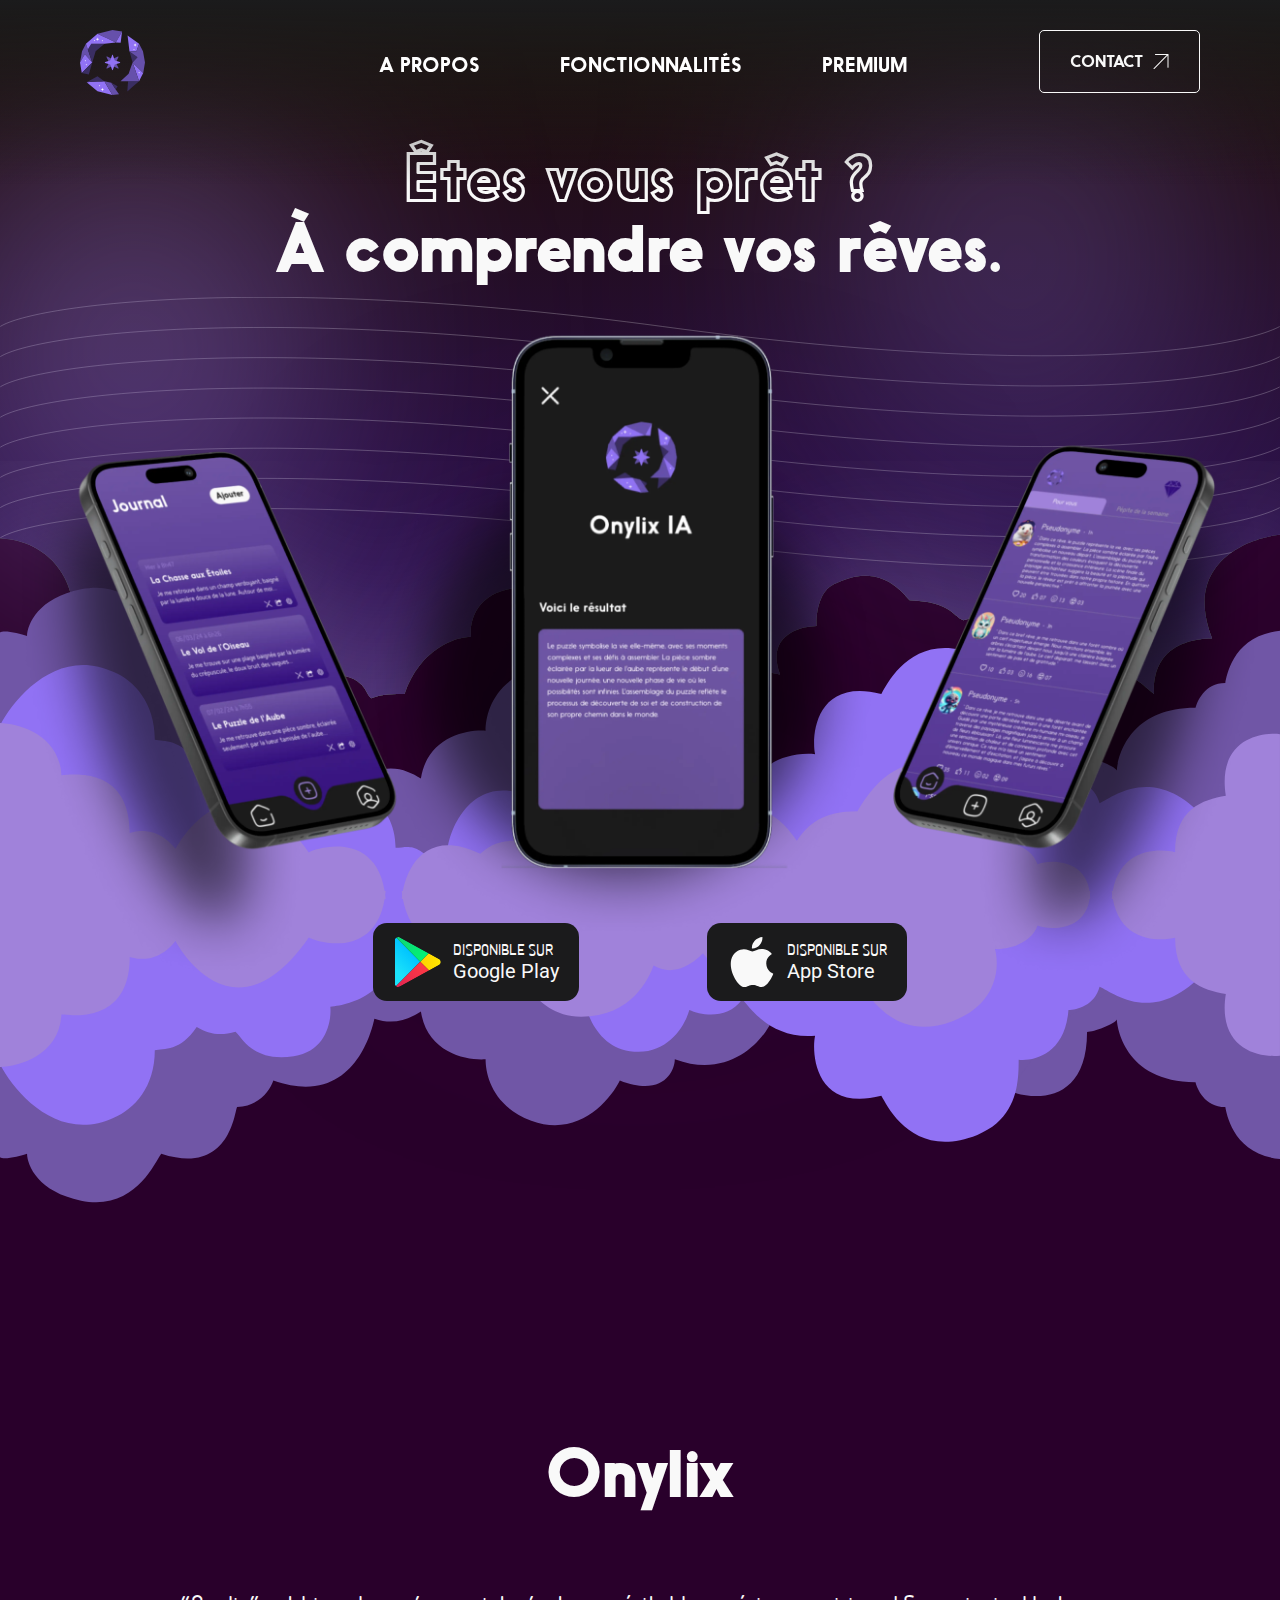
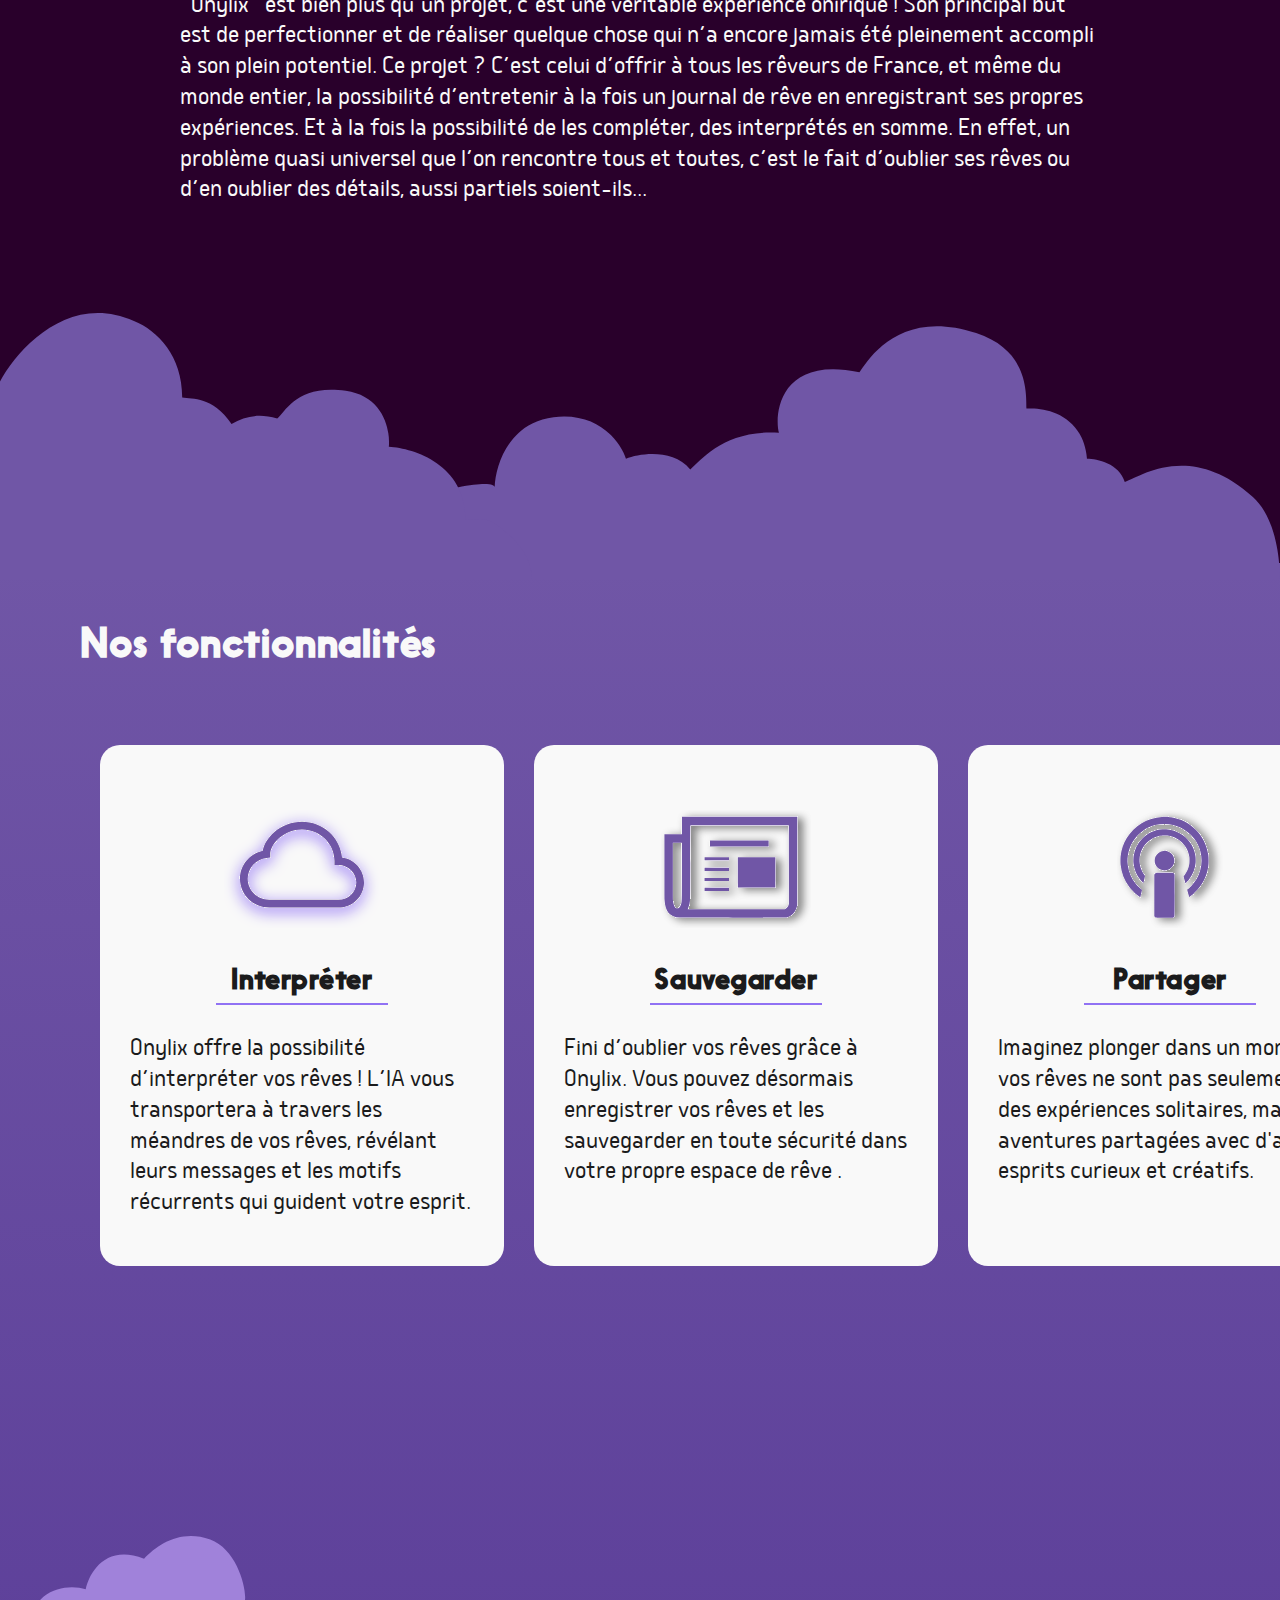
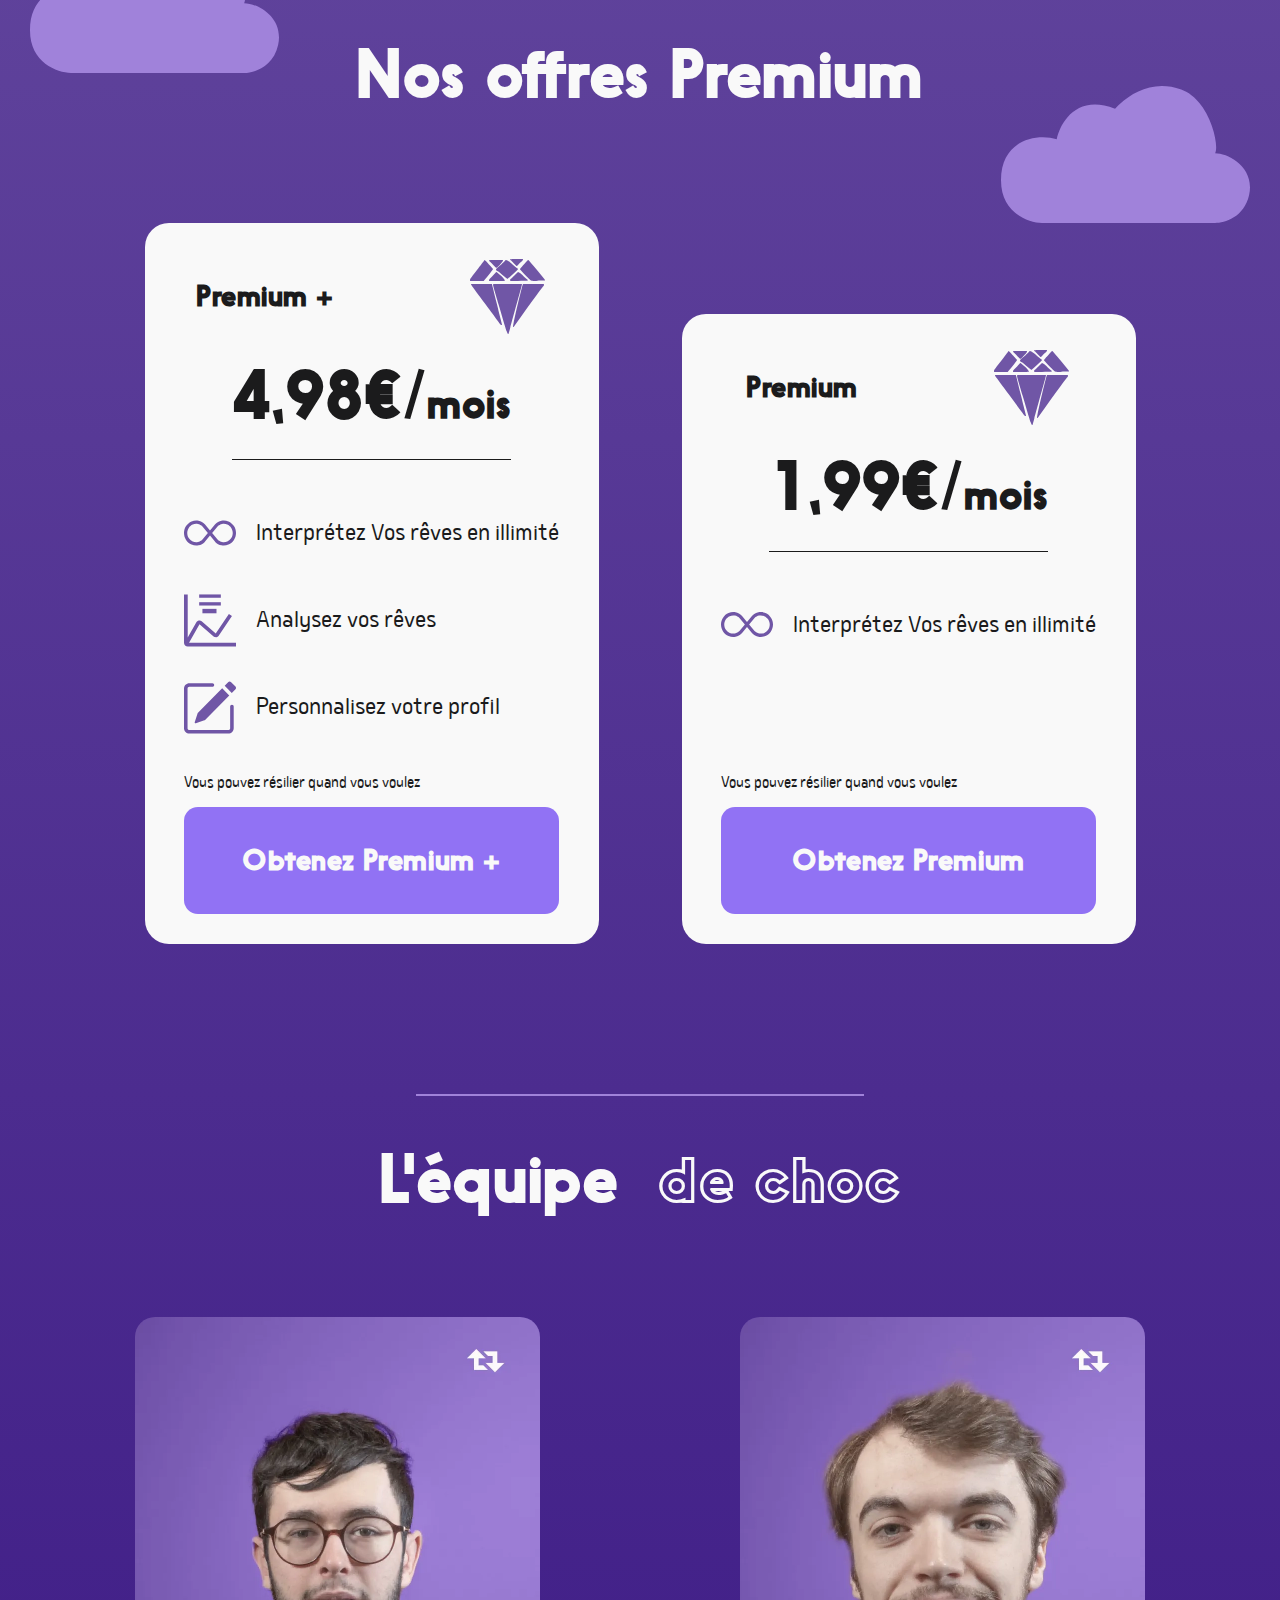
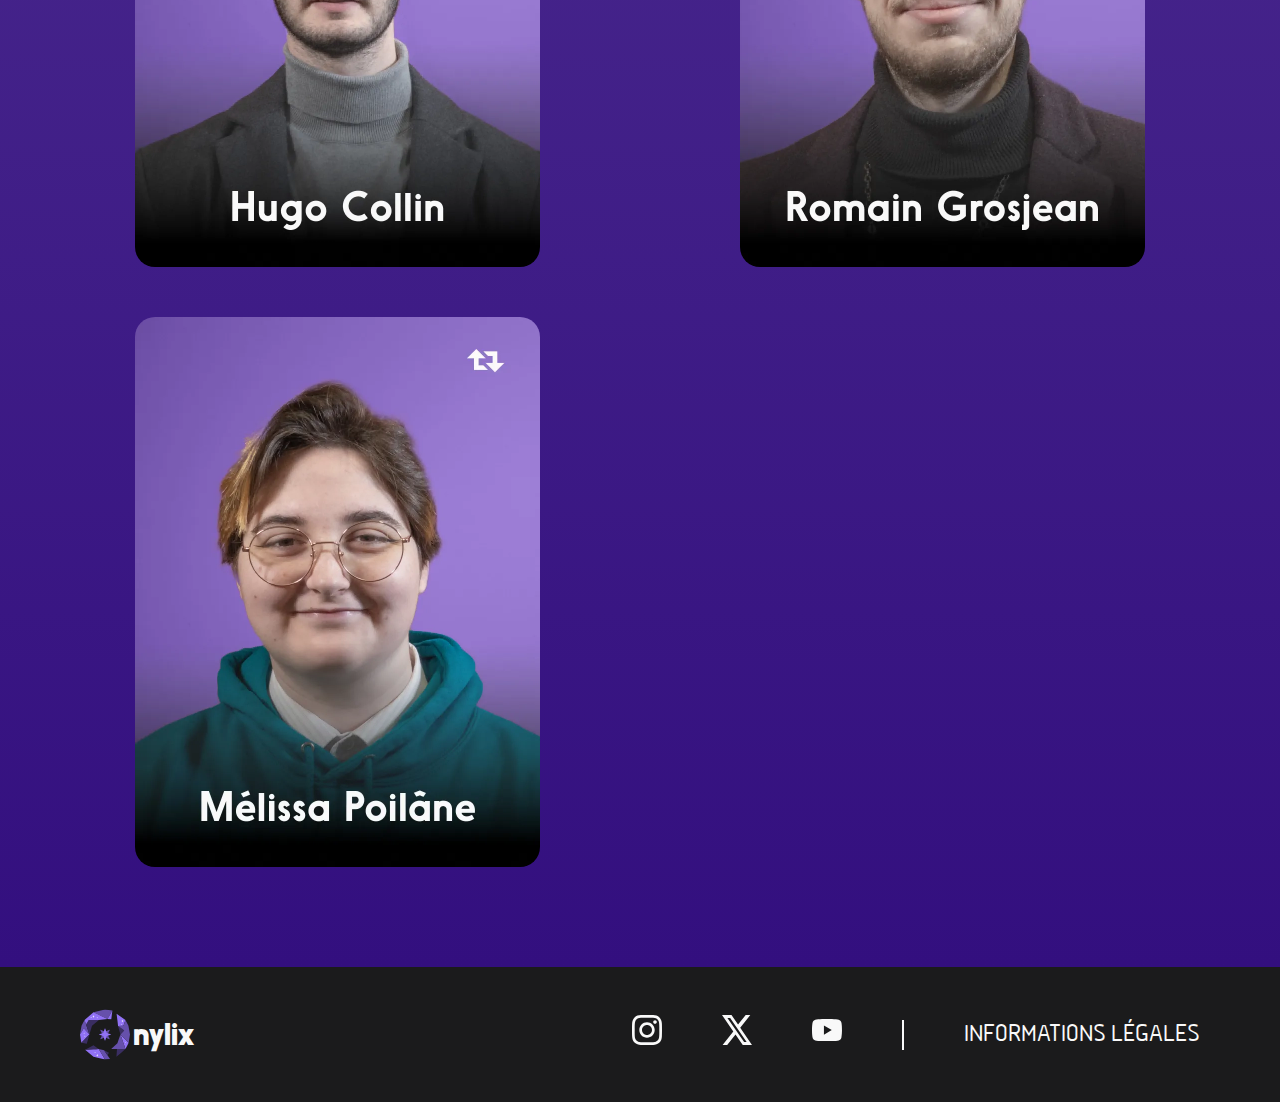
<file: index.html>
<!DOCTYPE html>
<html lang="fr">

<head>
    <meta charset="UTF-8">
    <meta name="viewport" content="width=device-width, initial-scale=1.0">
    <title>Onylix</title>

    <link rel="icon" href="/public/icones/logosite.svg">

    <link rel="stylesheet" href="/src/css/style.css">

</head>

<body>
    <header class="header ">
        <div class="header__start">
            <a href="/" class="header__logo">
                <svg class="logo" width="65" height="65" viewBox="0 0 65 65" fill="none"
                    xmlns="http://www.w3.org/2000/svg">
                    <g class="circle">
                        <path
                            d="M12.2554 32.4986L4.87833 24.3506C3.25278 27.0663 1.62667 29.7823 0 32.4986C0.673533 28.7312 1.34707 24.9633 2.0206 21.1948C3.32627 18.7189 4.63237 16.2435 5.93889 13.7686L7.85981 19.4661L8.44309 21.1977L12.2554 32.4986Z"
                            fill="#6650AB" />
                        <path
                            d="M42.0786 1.436C39.973 5.10511 37.8674 8.77423 35.7617 12.4433L27.6101 8.52011C24.2447 6.89884 20.8785 5.27814 17.5117 3.65799L32.5002 0L42.0786 1.436Z"
                            fill="#6650AB" />
                        <path
                            d="M42.0785 1.43579L40.6462 12.7312L35.7607 12.4431C37.8661 8.77318 39.9717 5.10406 42.0776 1.43579H42.0785Z"
                            fill="#9172F4" />
                        <path
                            d="M32.501 65.0001L17.5108 61.3425C13.888 58.2903 10.2649 55.2392 6.6416 52.1893C10.2655 51.9882 13.8886 51.7879 17.5108 51.5883C19.7839 51.461 22.0581 51.3351 24.3332 51.2107C24.6259 51.7082 24.922 52.2053 25.2168 52.7008C27.6446 56.8007 30.0726 60.9004 32.501 65.0001Z"
                            fill="#9172F4" />
                        <path
                            d="M59.0961 13.8181L56.4935 21.3043L49.4852 21.423L48.4994 13.1939L47.5693 5.43018L59.0961 13.8181Z"
                            fill="#9172F4" />
                        <path
                            d="M59.0759 51.2107C55.162 54.6129 51.2493 58.0148 47.3379 61.4164L47.332 61.4223C47.5821 58.0187 47.8325 54.6149 48.0834 51.2107H59.0759Z"
                            fill="#3A2E62" />
                        <path
                            d="M63.2321 43.0954C63.2321 43.0954 63.2321 43.0954 63.2321 43.0975C61.8464 45.8006 60.4615 48.5036 59.0773 51.2067L58.2549 48.8305L52.6016 32.499L63.2321 43.0954Z"
                            fill="#9172F4" />
                        <path
                            d="M39.026 64.3594L32.5 65.0001C30.072 60.899 27.6435 56.7993 25.2146 52.7008C24.919 52.2053 24.6233 51.7082 24.3311 51.2107L31.3558 52.8701L35.7358 59.4314L39.026 64.3594Z"
                            fill="#6650AB" />
                        <path
                            d="M59.0765 51.2106H40.5156L48.6343 43.7312C49.9578 39.9863 51.2802 36.2414 52.6016 32.4966L58.2541 48.8323L59.0765 51.2106Z"
                            fill="#6650AB" />
                        <path
                            d="M24.3332 51.2109C22.0584 51.3364 19.7842 51.4623 17.5108 51.5884C13.8874 51.7878 10.2644 51.9881 6.6416 52.1895C10.2655 50.2517 13.888 48.3134 17.5091 46.3745L24.3332 51.2109Z"
                            fill="#3A2E62" />
                        <path
                            d="M12.2554 32.4986L1.76718 43.0963L0 32.4986C1.62583 29.7823 3.25194 27.0663 4.87833 24.3506L12.2554 32.4986Z"
                            fill="#9172F4" />
                        <path
                            d="M24.5991 13.7686L15.645 21.1965C14.5147 24.965 13.3843 28.7329 12.2538 32.5003L8.44364 21.1948L7.86035 19.4631L9.61951 16.5814L11.3381 13.7686H24.5991Z"
                            fill="#3A2E62" />
                        <path d="M57.5103 27.1523L52.6011 32.4989L49.4854 21.4231L55.0661 25.4071L57.5103 27.1523Z"
                            fill="#3A2E62" />
                        <path
                            d="M65.0001 32.4985L63.2317 43.0949L52.6011 32.4985L57.5103 27.152L55.0661 25.4081V25.4068L49.4854 21.4227L56.4937 21.3041L59.0963 13.8179L62.9795 21.1947L65.0001 32.4985Z"
                            fill="#6650AB" />
                        <path
                            d="M35.761 12.4432L24.5992 13.7685H11.3369L9.61826 16.5843L7.85911 19.466L5.93945 13.7685L17.5093 3.65698C20.8756 5.27797 24.2421 6.89868 27.6089 8.5191L35.761 12.4432Z"
                            fill="#9172F4" />
                        <path
                            d="M12.2558 32.499C11.2342 36.0837 10.2122 39.668 9.18981 43.2521L8.81602 44.5648L1.76758 43.0967L12.2558 32.499Z"
                            fill="#3A2E62" />
                        <path
                            d="M37.6051 56.2153L35.7361 59.4307L31.3574 52.8716C33.4405 53.9852 35.5231 55.0998 37.6051 56.2153Z"
                            fill="#3A2E62" />
                        <path
                            d="M19.0519 9.28243L18.0091 9.6351C17.9955 9.63956 17.9831 9.64716 17.973 9.65728C17.9629 9.66741 17.9553 9.67977 17.9508 9.69338L17.5981 10.7362C17.592 10.7549 17.5801 10.7711 17.5642 10.7827C17.5483 10.7942 17.5291 10.8004 17.5094 10.8004C17.4898 10.8004 17.4706 10.7942 17.4547 10.7827C17.4387 10.7711 17.4269 10.7549 17.4207 10.7362L17.0689 9.69338C17.0642 9.67986 17.0564 9.66758 17.0463 9.65748C17.0361 9.64739 17.0237 9.63973 17.0102 9.6351L15.9669 9.28243C15.9484 9.27621 15.9323 9.26432 15.9209 9.24844C15.9095 9.23257 15.9033 9.21351 15.9033 9.19395C15.9033 9.1744 15.9095 9.15534 15.9209 9.13946C15.9323 9.12358 15.9484 9.11169 15.9669 9.10547L17.0102 8.75365C17.0237 8.74871 17.036 8.74086 17.0461 8.73064C17.0563 8.72042 17.0641 8.70808 17.0689 8.69452L17.4207 7.65173C17.4271 7.63325 17.439 7.6172 17.4549 7.60584C17.4708 7.59449 17.4899 7.58838 17.5094 7.58838C17.529 7.58838 17.548 7.59449 17.5639 7.60584C17.5798 7.6172 17.5918 7.63325 17.5981 7.65173L17.95 8.69452C17.9545 8.70817 17.9621 8.7206 17.9722 8.73085C17.9823 8.7411 17.9947 8.7489 18.0082 8.75365L19.0511 9.10547C19.0698 9.11139 19.0862 9.12312 19.0979 9.13896C19.1096 9.15481 19.1159 9.17396 19.116 9.19364C19.1161 9.21333 19.11 9.23254 19.0984 9.24849C19.0869 9.26445 19.0706 9.27634 19.0519 9.28243Z"
                            fill="#F9F9F9" />
                        <path
                            d="M56.6457 15.1203L55.6028 15.473C55.5892 15.4774 55.5769 15.485 55.5667 15.4952C55.5566 15.5053 55.549 15.5177 55.5445 15.5313L55.1919 16.5745C55.1857 16.5932 55.1739 16.6094 55.1579 16.621C55.142 16.6325 55.1228 16.6387 55.1032 16.6387C55.0835 16.6387 55.0643 16.6325 55.0484 16.621C55.0325 16.6094 55.0206 16.5932 55.0145 16.5745L54.6626 15.5313C54.6579 15.5177 54.6502 15.5055 54.64 15.4954C54.6298 15.4853 54.6175 15.4776 54.6039 15.473L53.5607 15.1203C53.5422 15.1141 53.526 15.1022 53.5146 15.0863C53.5032 15.0705 53.4971 15.0514 53.4971 15.0318C53.4971 15.0123 53.5032 14.9932 53.5146 14.9774C53.526 14.9615 53.5422 14.9496 53.5607 14.9434L54.6039 14.5915C54.6175 14.5866 54.6297 14.5787 54.6399 14.5685C54.65 14.5583 54.6578 14.546 54.6626 14.5324L55.0145 13.4896C55.0208 13.4711 55.0328 13.4551 55.0487 13.4437C55.0646 13.4324 55.0836 13.4263 55.1032 13.4263C55.1227 13.4263 55.1418 13.4324 55.1577 13.4437C55.1736 13.4551 55.1855 13.4711 55.1919 13.4896L55.5445 14.5324C55.5491 14.5461 55.5567 14.5585 55.5668 14.5687C55.5769 14.579 55.5892 14.5868 55.6028 14.5915L56.6457 14.9434C56.6642 14.9496 56.6803 14.9615 56.6917 14.9774C56.7031 14.9932 56.7093 15.0123 56.7093 15.0318C56.7093 15.0514 56.7031 15.0705 56.6917 15.0863C56.6803 15.1022 56.6642 15.1141 56.6457 15.1203Z"
                            fill="#F9F9F9" />
                        <path
                            d="M23.9533 59.519L22.91 59.8717C22.8965 59.8762 22.8842 59.8838 22.8742 59.8939C22.8641 59.9041 22.8566 59.9164 22.8522 59.93L22.4995 60.9728C22.4934 60.9915 22.4815 61.0077 22.4656 61.0193C22.4496 61.0308 22.4305 61.037 22.4108 61.037C22.3911 61.037 22.372 61.0308 22.356 61.0193C22.3401 61.0077 22.3282 60.9915 22.3221 60.9728L21.9703 59.9317C21.9655 59.9181 21.9577 59.9058 21.9475 59.8957C21.9372 59.8856 21.9248 59.8779 21.9111 59.8734L20.8683 59.5207C20.8498 59.5145 20.8337 59.5026 20.8222 59.4867C20.8108 59.4708 20.8047 59.4518 20.8047 59.4322C20.8047 59.4127 20.8108 59.3936 20.8222 59.3777C20.8337 59.3619 20.8498 59.35 20.8683 59.3437L21.9111 58.9919C21.9248 58.9871 21.9371 58.9792 21.9474 58.969C21.9576 58.9588 21.9654 58.9464 21.9703 58.9328L22.3221 57.89C22.3284 57.8715 22.3404 57.8555 22.3563 57.8441C22.3722 57.8328 22.3912 57.8267 22.4108 57.8267C22.4303 57.8267 22.4494 57.8328 22.4653 57.8441C22.4812 57.8555 22.4932 57.8715 22.4995 57.89L22.8522 58.9328C22.8567 58.9464 22.8643 58.9588 22.8743 58.969C22.8843 58.9793 22.8965 58.9871 22.91 58.9919L23.9533 59.3437C23.9712 59.3503 23.9867 59.3623 23.9977 59.3779C24.0086 59.3936 24.0145 59.4123 24.0145 59.4314C24.0145 59.4505 24.0086 59.4692 23.9977 59.4848C23.9867 59.5005 23.9712 59.5124 23.9533 59.519Z"
                            fill="#F9F9F9" />
                        <path
                            d="M20.342 55.8629L19.8208 56.0395C19.8139 56.0414 19.8075 56.0451 19.8024 56.0502C19.7973 56.0553 19.7936 56.0617 19.7917 56.0686L19.6151 56.5898C19.6122 56.5993 19.6063 56.6075 19.5983 56.6134C19.5903 56.6192 19.5807 56.6224 19.5708 56.6224C19.5609 56.6224 19.5512 56.6192 19.5432 56.6134C19.5353 56.6075 19.5294 56.5993 19.5264 56.5898L19.3507 56.0686C19.3484 56.0618 19.3445 56.0556 19.3394 56.0505C19.3343 56.0455 19.328 56.0417 19.3212 56.0395L18.7995 55.8629C18.7902 55.8599 18.7821 55.854 18.7764 55.846C18.7707 55.8381 18.7676 55.8286 18.7676 55.8188C18.7676 55.809 18.7707 55.7995 18.7764 55.7916C18.7821 55.7836 18.7902 55.7777 18.7995 55.7747L19.3212 55.5985C19.328 55.5962 19.3342 55.5923 19.3393 55.5872C19.3445 55.582 19.3484 55.5758 19.3507 55.569L19.5264 55.0478C19.5296 55.0385 19.5356 55.0305 19.5435 55.0248C19.5515 55.0192 19.561 55.0161 19.5708 55.0161C19.5805 55.0161 19.5901 55.0192 19.598 55.0248C19.606 55.0305 19.612 55.0385 19.6151 55.0478L19.7917 55.569C19.7938 55.5759 19.7976 55.5822 19.8026 55.5873C19.8077 55.5924 19.8139 55.5963 19.8208 55.5985L20.342 55.7747C20.3513 55.7777 20.3594 55.7836 20.3651 55.7916C20.3709 55.7995 20.374 55.809 20.374 55.8188C20.374 55.8286 20.3709 55.8381 20.3651 55.846C20.3594 55.854 20.3513 55.8599 20.342 55.8629Z"
                            fill="#F9F9F9" />
                        <path
                            d="M54.7785 19.5084L54.2569 19.6849C54.2501 19.6871 54.2439 19.6909 54.2389 19.696C54.2338 19.7011 54.23 19.7073 54.2278 19.7141L54.0516 20.2352C54.0487 20.2447 54.0428 20.253 54.0348 20.2588C54.0268 20.2647 54.0172 20.2679 54.0073 20.2679C53.9974 20.2679 53.9877 20.2647 53.9798 20.2588C53.9718 20.253 53.9659 20.2447 53.9629 20.2352L53.7872 19.7141C53.7849 19.7073 53.781 19.7011 53.7758 19.6961C53.7707 19.691 53.7645 19.6872 53.7577 19.6849L53.2361 19.5084C53.2268 19.5053 53.2187 19.4994 53.2129 19.4915C53.2072 19.4836 53.2041 19.474 53.2041 19.4642C53.2041 19.4545 53.2072 19.4449 53.2129 19.437C53.2187 19.4291 53.2268 19.4232 53.2361 19.4201L53.7577 19.244C53.7645 19.2415 53.7707 19.2376 53.7758 19.2325C53.7809 19.2274 53.7848 19.2212 53.7872 19.2144L53.9629 18.6928C53.9661 18.6836 53.9721 18.6755 53.98 18.6699C53.988 18.6642 53.9975 18.6611 54.0073 18.6611C54.0171 18.6611 54.0266 18.6642 54.0345 18.6699C54.0425 18.6755 54.0485 18.6836 54.0516 18.6928L54.2278 19.2144C54.2301 19.2212 54.2339 19.2274 54.2389 19.2326C54.244 19.2377 54.2501 19.2416 54.2569 19.244L54.7785 19.4201C54.7878 19.4232 54.7959 19.4291 54.8017 19.437C54.8074 19.4449 54.8105 19.4545 54.8105 19.4642C54.8105 19.474 54.8074 19.4836 54.8017 19.4915C54.7959 19.4994 54.7878 19.5053 54.7785 19.5084Z"
                            fill="#F9F9F9" />
                        <path
                            d="M6.09535 30.7781L5.575 30.9543C5.56824 30.9565 5.56211 30.9603 5.55711 30.9654C5.55212 30.9704 5.5484 30.9766 5.54628 30.9834L5.36973 31.505C5.36656 31.5143 5.36058 31.5223 5.35263 31.528C5.34468 31.5336 5.33515 31.5367 5.32538 31.5367C5.31561 31.5367 5.30608 31.5336 5.29813 31.528C5.29018 31.5223 5.2842 31.5143 5.28103 31.505L5.10533 30.9834C5.10288 30.9767 5.09896 30.9705 5.09385 30.9655C5.08873 30.9604 5.08255 30.9566 5.07576 30.9543L4.55414 30.7781C4.5449 30.775 4.53687 30.769 4.53119 30.7611C4.52551 30.7531 4.52246 30.7436 4.52246 30.7338C4.52246 30.724 4.52551 30.7145 4.53119 30.7066C4.53687 30.6986 4.5449 30.6926 4.55414 30.6895L5.07576 30.5133C5.08256 30.5109 5.08874 30.507 5.09386 30.5019C5.09897 30.4968 5.10288 30.4906 5.10533 30.4838L5.27934 29.9626C5.28251 29.9533 5.28849 29.9453 5.29644 29.9396C5.30439 29.934 5.31392 29.9309 5.32369 29.9309C5.33346 29.9309 5.34299 29.934 5.35094 29.9396C5.35889 29.9453 5.36487 29.9533 5.36804 29.9626L5.54459 30.4838C5.54672 30.4906 5.55043 30.4968 5.55542 30.502C5.56041 30.5071 5.56654 30.511 5.57331 30.5133L6.09493 30.6895C6.10419 30.6926 6.11224 30.6985 6.11796 30.7064C6.12367 30.7144 6.12677 30.7239 6.12682 30.7337C6.12687 30.7434 6.12386 30.753 6.11822 30.7609C6.11257 30.7689 6.10458 30.7749 6.09535 30.7781Z"
                            fill="#F9F9F9" />
                        <path
                            d="M59.8664 42.7018L59.3448 42.8783C59.3379 42.8804 59.3317 42.8841 59.3267 42.8892C59.3217 42.8943 59.318 42.9006 59.3161 42.9075L59.1395 43.4291C59.1364 43.4383 59.1304 43.4464 59.1224 43.452C59.1145 43.4577 59.105 43.4608 59.0952 43.4608C59.0854 43.4608 59.0759 43.4577 59.0679 43.452C59.06 43.4464 59.054 43.4383 59.0508 43.4291L58.8751 42.9075C58.8727 42.9007 58.8688 42.8945 58.8637 42.8895C58.8586 42.8844 58.8524 42.8806 58.8456 42.8783L58.3239 42.7018C58.3147 42.6987 58.3066 42.6928 58.3008 42.6849C58.2951 42.677 58.292 42.6674 58.292 42.6577C58.292 42.6479 58.2951 42.6383 58.3008 42.6304C58.3066 42.6225 58.3147 42.6166 58.3239 42.6135L58.8456 42.4374C58.8524 42.435 58.8586 42.431 58.8637 42.4259C58.8688 42.4208 58.8727 42.4146 58.8751 42.4078L59.0508 41.8867C59.054 41.8774 59.06 41.8694 59.0679 41.8637C59.0759 41.858 59.0854 41.855 59.0952 41.855C59.105 41.855 59.1145 41.858 59.1224 41.8637C59.1304 41.8694 59.1364 41.8774 59.1395 41.8867L59.3161 42.4078C59.3182 42.4147 59.3219 42.4209 59.3269 42.4261C59.3319 42.4312 59.338 42.4351 59.3448 42.4374L59.8664 42.6135C59.8757 42.6166 59.8838 42.6225 59.8896 42.6304C59.8953 42.6383 59.8984 42.6479 59.8984 42.6577C59.8984 42.6674 59.8953 42.677 59.8896 42.6849C59.8838 42.6928 59.8757 42.6987 59.8664 42.7018Z"
                            fill="#F9F9F9" />
                        <path
                            d="M7.15284 34.6896L6.63164 34.8657C6.6249 34.868 6.61877 34.8719 6.61372 34.8769C6.60868 34.882 6.60484 34.8881 6.60249 34.8948L6.42637 35.4164C6.4232 35.4257 6.41722 35.4337 6.40927 35.4394C6.40132 35.4451 6.39179 35.4481 6.38202 35.4481C6.37225 35.4481 6.36272 35.4451 6.35477 35.4394C6.34682 35.4337 6.34084 35.4257 6.33767 35.4164L6.16154 34.8948C6.15916 34.888 6.15525 34.8819 6.15013 34.8768C6.14501 34.8718 6.1388 34.868 6.13198 34.8657L5.61078 34.6896C5.60154 34.6864 5.59351 34.6804 5.58783 34.6725C5.58215 34.6645 5.5791 34.655 5.5791 34.6452C5.5791 34.6355 5.58215 34.6259 5.58783 34.618C5.59351 34.61 5.60154 34.604 5.61078 34.6009L6.13198 34.4252C6.13878 34.4227 6.14496 34.4188 6.15007 34.4137C6.15518 34.4086 6.1591 34.4024 6.16154 34.3956L6.33598 33.8727C6.33915 33.8635 6.34513 33.8555 6.35308 33.8498C6.36103 33.8441 6.37056 33.8411 6.38033 33.8411C6.3901 33.8411 6.39963 33.8441 6.40758 33.8498C6.41553 33.8555 6.42151 33.8635 6.42468 33.8727L6.6008 34.3943C6.6032 34.4011 6.60705 34.4073 6.61209 34.4124C6.61713 34.4175 6.62322 34.4214 6.62995 34.4239L7.15157 34.5996C7.16133 34.6023 7.16995 34.6081 7.17614 34.6162C7.18232 34.6242 7.18574 34.634 7.18588 34.6441C7.18603 34.6542 7.18288 34.6641 7.17693 34.6723C7.17097 34.6805 7.16252 34.6866 7.15284 34.6896Z"
                            fill="#F9F9F9" />
                        <path
                            d="M23.162 10.8444L22.6404 11.0206C22.6337 11.0229 22.6276 11.0267 22.6225 11.0318C22.6175 11.0368 22.6136 11.043 22.6113 11.0497L22.4352 11.5722C22.432 11.5814 22.426 11.5894 22.4181 11.5951C22.4101 11.6008 22.4006 11.6038 22.3908 11.6038C22.381 11.6038 22.3715 11.6008 22.3636 11.5951C22.3556 11.5894 22.3496 11.5814 22.3465 11.5722L22.1703 11.0505C22.168 11.0438 22.1641 11.0377 22.1591 11.0326C22.1541 11.0276 22.1479 11.0238 22.1412 11.0214L21.6196 10.8453C21.6103 10.8421 21.6023 10.8361 21.5966 10.8282C21.5909 10.8202 21.5879 10.8107 21.5879 10.8009C21.5879 10.7912 21.5909 10.7816 21.5966 10.7737C21.6023 10.7657 21.6103 10.7598 21.6196 10.7566L22.1412 10.5809C22.1479 10.5784 22.154 10.5745 22.159 10.5694C22.1641 10.5642 22.1679 10.5581 22.1703 10.5513L22.3465 10.0297C22.3496 10.0205 22.3556 10.0125 22.3636 10.0068C22.3715 10.0011 22.381 9.99805 22.3908 9.99805C22.4006 9.99805 22.4101 10.0011 22.4181 10.0068C22.426 10.0125 22.432 10.0205 22.4352 10.0297L22.6113 10.5513C22.6137 10.5581 22.6175 10.5642 22.6226 10.5694C22.6276 10.5745 22.6337 10.5784 22.6404 10.5809L23.162 10.7566C23.171 10.7599 23.1787 10.7659 23.1842 10.7738C23.1896 10.7816 23.1925 10.791 23.1925 10.8005C23.1925 10.8101 23.1896 10.8194 23.1842 10.8273C23.1787 10.8351 23.171 10.8411 23.162 10.8444Z"
                            fill="#F9F9F9" />
                        <path
                            d="M15.2214 10.469L14.6985 10.6435C14.6917 10.6457 14.6855 10.6495 14.6804 10.6546C14.6754 10.6596 14.6716 10.6658 14.6693 10.6726L14.4928 11.1942C14.4896 11.2035 14.4836 11.2115 14.4757 11.2172C14.4677 11.2228 14.4582 11.2259 14.4484 11.2259C14.4387 11.2259 14.4291 11.2228 14.4212 11.2172C14.4132 11.2115 14.4072 11.2035 14.4041 11.1942L14.2284 10.6726C14.2259 10.6659 14.2219 10.6598 14.2168 10.6548C14.2117 10.6497 14.2056 10.6459 14.1988 10.6435L13.6772 10.4674C13.6679 10.4642 13.6599 10.4582 13.6542 10.4503C13.6486 10.4423 13.6455 10.4328 13.6455 10.423C13.6455 10.4132 13.6486 10.4037 13.6542 10.3958C13.6599 10.3878 13.6679 10.3818 13.6772 10.3787L14.1988 10.203C14.2055 10.2004 14.2117 10.1964 14.2168 10.1913C14.2218 10.1862 14.2258 10.1801 14.2284 10.1734L14.4041 9.65179C14.4072 9.64255 14.4132 9.63453 14.4212 9.62885C14.4291 9.62317 14.4387 9.62012 14.4484 9.62012C14.4582 9.62012 14.4677 9.62317 14.4757 9.62885C14.4836 9.63453 14.4896 9.64255 14.4928 9.65179L14.6693 10.1734C14.6716 10.1802 14.6754 10.1864 14.6805 10.1915C14.6855 10.1967 14.6917 10.2006 14.6985 10.203L15.2197 10.3787C15.2299 10.3809 15.239 10.3865 15.2457 10.3946C15.2523 10.4027 15.256 10.4127 15.2562 10.4232C15.2564 10.4336 15.2531 10.4438 15.2468 10.4522C15.2404 10.4605 15.2315 10.4664 15.2214 10.469Z"
                            fill="#F9F9F9" />
                    </g>
                    <g id="center">
                        <path
                            d="M37.8797 38.5313L32.7179 35.9774C32.6502 35.9448 32.5759 35.9282 32.5008 35.9286C32.4256 35.929 32.3515 35.9466 32.2842 35.9799L27.1224 38.5335C26.7051 38.74 26.2621 38.2969 26.4682 37.8792L29.0222 32.7181C29.0558 32.6503 29.0732 32.5756 29.0732 32.4999C29.0732 32.4243 29.0558 32.3496 29.0222 32.2818L26.4686 27.1207C26.4228 27.0291 26.407 26.9255 26.4234 26.8244C26.4397 26.7234 26.4875 26.63 26.5599 26.5576C26.6322 26.4852 26.7255 26.4374 26.8266 26.4209C26.9276 26.4045 27.0313 26.4203 27.1229 26.466L32.2842 29.02C32.3515 29.0533 32.4256 29.0708 32.5008 29.0713C32.5759 29.0717 32.6502 29.055 32.7179 29.0225L37.8818 26.4664C38.2991 26.2599 38.7426 26.7029 38.536 27.1207L35.9799 32.2843C35.9476 32.3516 35.9308 32.4253 35.9308 32.4999C35.9308 32.5746 35.9476 32.6483 35.9799 32.7156L38.5339 37.8771C38.5796 37.9687 38.5953 38.0722 38.5788 38.1732C38.5624 38.2741 38.5146 38.3674 38.4423 38.4397C38.37 38.512 38.2767 38.5598 38.1758 38.5762C38.0748 38.5927 37.9712 38.577 37.8797 38.5313Z"
                            fill="#6650AB" />
                        <path
                            d="M39.8625 32.921L34.8845 34.6037C34.8197 34.6263 34.761 34.6634 34.7128 34.7122C34.6646 34.7609 34.6281 34.82 34.6061 34.885L32.9238 39.8628C32.7874 40.2653 32.2155 40.2653 32.0791 39.8628L30.3968 34.8862C30.3748 34.8208 30.3379 34.7614 30.2891 34.7126C30.2403 34.6638 30.1809 34.627 30.1155 34.6049L25.1375 32.921C25.0489 32.8915 24.9717 32.8348 24.9171 32.759C24.8624 32.6832 24.833 32.5921 24.833 32.4987C24.833 32.4052 24.8624 32.3141 24.9171 32.2383C24.9717 32.1625 25.0489 32.1058 25.1375 32.0763L30.1147 30.3945C30.1796 30.3725 30.2387 30.3361 30.2875 30.2878C30.3362 30.2396 30.3733 30.1809 30.396 30.1162L32.0787 25.1354C32.2147 24.7329 32.7866 24.7329 32.9234 25.1354L34.6057 30.1162C34.6283 30.1804 34.665 30.2388 34.7132 30.287C34.7614 30.3352 34.8198 30.3719 34.884 30.3945L39.862 32.0767C39.9506 32.1063 40.0276 32.163 40.0821 32.2387C40.1367 32.3144 40.1661 32.4054 40.1661 32.4987C40.1662 32.5921 40.1369 32.683 40.0824 32.7588C40.0279 32.8346 39.951 32.8913 39.8625 32.921Z"
                            fill="#9172F4" />
                    </g>
                </svg>
            </a>
        </div>
        <nav class="header__menu menu">
            <ul class="menu__list list-unstyled">
                <li class="menu__item"><a class="menu__link" href="#about">A&nbsp;PROPOS</a></li>
                <li class="menu__item"><a class="menu__link" href="#fonction">FONCTIONNALITÉS</a></li>
                <li class="menu__item"><a class="menu__link" href="#premium">PREMIUM</a></li>
            </ul>
        </nav>
        <div class="header__end">
            <nav class="btn ">
                <a class="btn__contact" href="/contact.html">CONTACT

                    <img class="btn__contact--arrow" src="/public/icones/fleche.svg" alt="icone de fleche">
                </a>
            </nav>
        </div>



    </header>
    <div class="hero">
        <section class="hero__title center">
            <h1><span>Êtes vous prêt ?</span>
                <br>
                À comprendre vos rêves.
            </h1>
        </section>
        <div class="hero__waves">
            <svg width="100%" viewBox="0 0 4919 1039" fill="none" xmlns="http://www.w3.org/2000/svg">
                <path
                    d="M1 925.5C134.5 840.5 1039.31 722.095 2546.95 925.622C4054.59 1129.15 4755.83 1010.42 4918 925.622"
                    stroke="#f9f9f9" />
                <path
                    d="M1 809.358C134.5 724.359 1039.31 605.953 2546.95 809.48C4054.59 1013.01 4755.83 894.283 4918 809.48"
                    stroke="#f9f9f9" />
                <path
                    d="M1 693.358C134.5 608.359 1039.31 489.953 2546.95 693.48C4054.59 897.007 4755.83 778.283 4918 693.48"
                    stroke="#f9f9f9" />
                <path
                    d="M1 577.358C134.5 492.359 1039.31 373.953 2546.95 577.48C4054.59 781.007 4755.83 662.283 4918 577.48"
                    stroke="#f9f9f9" />
                <path
                    d="M1 462.358C134.5 377.359 1039.31 258.953 2546.95 462.48C4054.59 666.007 4755.83 547.283 4918 462.48"
                    stroke="#f9f9f9" />
                <path
                    d="M1 345.358C134.5 260.359 1039.31 141.953 2546.95 345.48C4054.59 549.007 4755.83 430.283 4918 345.48"
                    stroke="#f9f9f9" />
                <path
                    d="M1 229.358C134.5 144.359 1039.31 25.9532 2546.95 229.48C4054.59 433.007 4755.83 314.283 4918 229.48"
                    stroke="#f9f9f9" />
                <path
                    d="M1 113.358C134.5 28.3585 1039.31 -90.0468 2546.95 113.48C4054.59 317.007 4755.83 198.283 4918 113.48"
                    stroke="#f9f9f9" />
            </svg>

        </div>

        <figure class="hero__img center">
            <img src="/public/img/mockup.webp" alt="image des mockups de l'application">
        </figure>

        <div class="hero__donload ">
            <a class="donload__btn" href="https://play.google.com/store/apps">
                <img class="donload__logo" src="/public/icones/android-logo.svg" alt="logo de google play">
                <div class="donload__text">
                    <p>DISPONIBLE SUR</p>
                    <p class="donload__content">Google Play</p>
                </div>
            </a>

            <a class="donload__btn" href="#">
                <img class="donload__logo" src="/public/icones/apple-logo.svg" alt="logo de app store">
                <div class="donload__text">
                    <p>DISPONIBLE SUR</p>
                    <p class="donload__content">App Store</p>
                </div>
            </a>
        </div>

        <div class="hero__nuages-top">
            <img class="nuage1" src="/public/img/nuages1.svg" alt="image de nuages">
            <img class="nuage2" src="/public/img/nuages2.svg" alt="image de nuages">
            <img class="nuage3" src="/public/img/nuages3.svg" alt="image de nuages">
            <img class="nuage4" src="/public/img/nuages4.svg" alt="image de nuages">

            <script>
                window.addEventListener('scroll', function () {
                    const parallax1 = document.querySelector('.nuage3');
                    const parallax2 = document.querySelector('.nuage1');
                    const parallax3 = document.querySelector('.nuage7');
                    let scrollPosition = window.pageYOffset;

                    parallax1.style.transform = 'translateY(' + (-scrollPosition * 0.27) + 'px)';
                    parallax2.style.transform = 'translateY(' + (-scrollPosition * 0.2) + 'px)';
                    parallax3.style.transform = 'translateY(' + (-scrollPosition * 0.27) + 'px)';
                });
            </script>
        </div>
        <img class="gradient-1" src="/public/img/boule-dgrad-luvulite.svg" alt="degrade">
        <img class="gradient-2" src="/public/img/boule-dgrad-jade.svg" alt="degrade">
        <img class="gradient-3" src="/public/img/boule-dgrad-amethyste.svg" alt="degrade">
    </div>

    <div id="about" class=" center hero__end">
        <div class="hero__nuages-bottom">
            <img class="nuage5" src="/public/img/nuages2-r.svg" alt="image de nuage">
            <img class="nuage6" src="/public/img/nuages4-r.svg" alt="image de nuage">
            <img class="nuage7" src="/public/img/nuages3-r.svg" alt="image de nuage">
        </div>
        <Section class="about">
            <h2 class="h2">Onylix</h2>
            <p class="hero__end--content">“Onylix” est bien plus qu’un projet, c’est une véritable expérience onirique !
                Son
                principal but est de
                perfectionner et
                de réaliser quelque chose qui n’a encore jamais été pleinement accompli à son plein potentiel. Ce projet
                ?
                C’est celui
                d’offrir à tous les rêveurs de France, et même du monde entier, la possibilité d’entretenir à la fois un
                journal de rêve
                en enregistrant ses propres expériences. Et à la fois la possibilité de les compléter, des interprétés
                en
                somme. En
                effet, un problème quasi universel que l’on rencontre tous et toutes, c’est le fait d’oublier ses rêves
                ou
                d’en oublier
                des détails, aussi partiels soient-ils...
            </p>
        </Section>
    </div>
    <div class="degrade__body">
        <img src="/public/img/nuages-section.svg" alt="image de nuage">


        <section id="fonction" class="container">
            <h2 class="container__title">Nos fonctionnalités</h2>

            <div class="carrousel">


                <div class="carrousel__card">
                    <section class="carrousel__card--start">
                        <img class="carrousel__card--img" src="/public/icones/Icone-interpreter.svg"
                            alt="logo de nuage">
                        <h3 class="carousel__title">Interpréter</h3>
                    </section>
                    <p class="carrousel__text">Onylix offre la possibilité d’interpréter vos rêves ! L’IA vous
                        transportera à travers les
                        méandres de vos rêves,
                        révélant leurs messages et les motifs récurrents qui guident votre esprit.</p>
                </div>

                <div class="carrousel__card">
                    <section class="carrousel__card--start">
                        <img class="carrousel__card--img" src="/public/icones/icone-journal.svg" alt="logo de journal">
                        <h3 class="carousel__title">Sauvegarder</h3>
                    </section>
                    <p class="carrousel__text">Fini d’oublier vos rêves grâce à Onylix. Vous pouvez désormais
                        enregistrer vos rêves et les
                        sauvegarder en toute sécurité dans votre propre espace de rêve .</p>
                </div>

                <div class="carrousel__card">
                    <section class="carrousel__card--start">
                        <img class="carrousel__card--img" src="/public/icones/icone-partage.svg" alt="logo de partage">
                        <h3 class="carousel__title">Partager</h3>
                    </section>
                    <p class="carrousel__text">Imaginez plonger dans un monde où vos rêves ne sont pas seulement
                        des expériences
                        solitaires, mais des aventures
                        partagées avec d'autres esprits curieux et créatifs.</p>
                </div>

                <div class="carrousel__card">
                    <section class="carrousel__card--start">
                        <img class="carrousel__card--img" src="/public/icones/icone-statistiques.svg"
                            alt="logo de statistiques">
                        <h3 class="carousel__title">Analyser</h3>
                    </section>
                    <p class="carrousel__text">Plongez dans une expérience d'analyse et laissez vos nuits être
                        remplies de
                        révélations. Avec Onylix, vous
                        pouvez décoder les significations de vos rêves.</p>
                </div>

                <div class="carrousel__card">
                    <section class="carrousel__card--start">
                        <img class="carrousel__card--img" src="/public/icones/premium-card.svg" alt="logo de premium">
                        <h3 class="carousel__title">Premium</h3>
                    </section>
                    <p class="carrousel__text">Avec l’abonnement Premium, vous explorez vos rêves en profondeur.

                        Vous debloquez fonctionnalités pour pour enrichir votre compréhension des rêves.</p>
                </div>

                <div class="carrousel__card">
                    <section class="carrousel__card--start">
                        <img class="carrousel__card--img" src="/public/icones/icone-pepite.svg"
                            alt="logo de la pepite de la semaine">
                        <h3 class="carousel__title">La pépite de la semaine</h3>
                    </section>
                    <p class="carrousel__text">Rejoignez-nous chaque samedi pour une expérience immersive et
                        laissez-vous
                        emporter par le rêves le
                        plus brillant et le plus stimulant de notre communauté.</p>
                </div>

            </div>

        </section>
        <div id="premium" class="section__title">
            <img class="section__title--first" src="/public/img/Default.svg" alt="image de nuage">
            <h2 class="section__title--content h2">Nos offres Premium</h2>
            <img class="section__title--last" src="/public/img/Default.svg" alt="image de nuage">
        </div>

        <script>
            window.addEventListener('scroll', function () {
                const parallax4 = document.querySelector('.section__title--first');
                const parallax5 = document.querySelector('.section__title--last');

                let scrollPosition = window.pageYOffset;

                parallax4.style.transform = 'translateX(' + (scrollPosition * 0.05) + 'px)';
                parallax5.style.transform = 'translateX(' + (-scrollPosition * 0.05) + 'px)';
            });
        </script>
        <div class="section__premium ">
            <div class="cards">
                <section class="cards__title">
                    <h3>Premium +</h3>
                    <img src="/public/icones/premium.svg" alt="logo de premium">
                </section>

                <section class="cards__prix">
                    <h2><span class="cards__prix--tarif">4,98€/</span>mois</h2>
                </section>

                <div class="cards__content">
                    <div class="cards__text">
                        <img src="/public/icones/infini.svg" alt="logo infini">
                        <p>Interprétez Vos rêves en illimité</p>
                    </div>
                    <div class="cards__text">
                        <img src="/public/icones/stats-cartes-premium.svg" alt="logo de statistiques">
                        <p>Analysez vos rêves</p>
                    </div>
                    <div class="cards__text">
                        <img src="/public/icones/ecrire.svg" alt="logo de crayon">
                        <p>Personnalisez votre profil</p>
                    </div>
                    <div class="cards__text--last">
                        <p>Vous pouvez résilier quand vous voulez</p>
                    </div>
                    <div class="cards__btn">
                        <a href="#">
                            <h3 class="cards__btn--text">Obtenez Premium +</h3>
                        </a>
                    </div>
                </div>
            </div>

            <div class="cards">
                <section class="cards__title">
                    <h3>Premium</h3>
                    <img src="/public/icones/premium.svg" alt="logo de premium">
                </section>

                <section class="cards__prix">
                    <h2><span class="cards__prix--tarif">1,99€/</span>mois</h2>
                </section>

                <div class="cards__content">
                    <div class="cards__text-premium">
                        <img src="/public/icones/infini.svg" alt="logo infini">
                        <p>Interprétez Vos rêves en illimité</p>
                    </div>

                    <div class="cards__text--last">
                        <p>Vous pouvez résilier quand vous voulez</p>
                    </div>
                    <div class="cards__btn">
                        <a href="#">
                            <h3 class="cards__btn--text">Obtenez Premium</h3>
                        </a>
                    </div>
                </div>
            </div>
        </div>
        <h2 class="title h2">L'équipe &nbsp;<span>de choc</span></h2>

        <div class="flippables center">
            <div class="flipable hugo">
                <div class="face front">
                </div>
                <div class="face back">
                    <div class="flippables__contact">
                        <a href="linkedin.com/in/hugo-collin-73ab20284">
                            <svg width="52" height="52" viewBox="0 0 52 52" fill="none"
                                xmlns="http://www.w3.org/2000/svg">
                                <g clip-path="url(#clip0_441_1645)">
                                    <path
                                        d="M47.8389 0.00466347H4.4524C3.89318 -0.0215291 3.33426 0.0628015 2.80768 0.252877C2.28109 0.442952 1.79718 0.735001 1.38359 1.11229C0.970038 1.48961 0.634938 1.9448 0.397531 2.45175C0.160124 2.95874 0.0250244 3.50755 0 4.06679V47.5479C0.0327592 48.7181 0.512383 49.8318 1.34037 50.6595C2.16835 51.4875 3.2819 51.9672 4.4524 52H47.8389C48.9767 51.9493 50.0495 51.4547 50.8272 50.6224C51.6049 49.7902 52.0255 48.6866 51.9988 47.5479V4.06679C52.0082 3.52247 51.9062 2.98201 51.6992 2.4785C51.4921 1.97502 51.1844 1.51912 50.7947 1.13874C50.4054 0.758399 49.9423 0.461638 49.434 0.266623C48.9257 0.0716082 48.3829 -0.017532 47.8389 0.00466347ZM16.2496 43.3558H8.6773V20.1854H16.2496V43.3558ZM12.6422 16.6756C12.1138 16.6941 11.5873 16.603 11.0958 16.4082C10.6042 16.2134 10.1583 15.9191 9.78595 15.5437C9.4136 15.1684 9.1229 14.7201 8.93213 14.227C8.74132 13.7339 8.65458 13.2067 8.6773 12.6785C8.65393 12.1446 8.74243 11.6117 8.93713 11.114C9.13183 10.6163 9.42842 10.1648 9.80785 9.78841C10.1873 9.41203 10.6412 9.11914 11.1405 8.92851C11.6398 8.73785 12.1735 8.65368 12.7072 8.68137C13.2356 8.66298 13.7621 8.754 14.2537 8.94879C14.7452 9.14357 15.1912 9.4379 15.5635 9.81327C15.9358 10.1886 16.2265 10.6369 16.4173 11.13C16.6081 11.6231 16.6948 12.1503 16.6721 12.6785C16.6955 13.2124 16.607 13.7453 16.4123 14.243C16.2176 14.7407 15.921 15.1922 15.5416 15.5686C15.1621 15.945 14.7082 16.2379 14.2089 16.4285C13.7096 16.6192 13.1759 16.7033 12.6422 16.6756ZM43.354 43.3558H35.7492V30.682C35.7492 27.6597 34.6767 25.5799 31.9793 25.5799C31.1414 25.5871 30.326 25.8532 29.6455 26.342C28.9646 26.8307 28.4518 27.518 28.1769 28.3097C27.9656 28.9031 27.8772 29.5332 27.9169 30.162V43.3558H20.442V20.1854H27.9169V23.4351C28.5815 22.2142 29.5704 21.2009 30.7748 20.5068C31.9793 19.813 33.352 19.4655 34.7417 19.5029C39.6491 19.5029 43.354 22.7527 43.354 29.6745V43.3558Z"
                                        fill="#1B1B1C" />
                                </g>
                                <defs>
                                    <clipPath>
                                        <rect width="52" height="52" fill="white" />
                                    </clipPath>
                                </defs>
                            </svg>
                        </a>
                        <a
                            href="https://www.instagram.com/_hugo_cln_?utm_source=ig_web_button_share_sheet&igsh=ZDNlZDc0MzIxNw==">
                            <svg width="52" height="52" viewBox="0 0 52 52" fill="none"
                                xmlns="http://www.w3.org/2000/svg">
                                <g clip-path="url(#clip0_368_401)">
                                    <path
                                        d="M26.0058 12.6679C18.6278 12.6679 12.6767 18.6203 12.6767 26C12.6767 33.3796 18.6278 39.3321 26.0058 39.3321C33.3838 39.3321 39.3349 33.3796 39.3349 26C39.3349 18.6203 33.3838 12.6679 26.0058 12.6679ZM26.0058 34.6677C21.2379 34.6677 17.3401 30.7807 17.3401 26C17.3401 21.2195 21.2263 17.3324 26.0058 17.3324C30.7853 17.3324 34.6716 21.2195 34.6716 26C34.6716 30.7807 30.7736 34.6677 26.0058 34.6677ZM42.9892 12.1225C42.9892 13.8514 41.5972 15.2322 39.8801 15.2322C38.1517 15.2322 36.7713 13.8398 36.7713 12.1225C36.7713 10.4052 38.1634 9.01283 39.8801 9.01283C41.5972 9.01283 42.9892 10.4052 42.9892 12.1225ZM51.8173 15.2786C51.6202 11.113 50.6689 7.42319 47.618 4.38314C44.5786 1.34308 40.8895 0.39161 36.7248 0.182752C32.4327 -0.0609172 19.5674 -0.0609172 15.2752 0.182752C11.1222 0.380006 7.43315 1.33147 4.38215 4.37154C1.33118 7.41159 0.391524 11.1014 0.182711 15.267C-0.0609036 19.5602 -0.0609036 32.4283 0.182711 36.7214C0.379923 40.8871 1.33118 44.5768 4.38215 47.617C7.43315 50.6569 11.1105 51.6085 15.2752 51.8173C19.5674 52.0609 32.4327 52.0609 36.7248 51.8173C40.8895 51.6199 44.5786 50.6686 47.618 47.617C50.6572 44.5768 51.6085 40.8871 51.8173 36.7214C52.0609 32.4283 52.0609 19.5718 51.8173 15.2786ZM46.2723 41.3278C45.3675 43.6023 43.6156 45.3542 41.3304 46.271C37.908 47.6284 29.7877 47.3151 26.0058 47.3151C22.224 47.3151 14.0919 47.617 10.6813 46.271C8.4076 45.3659 6.6559 43.6138 5.73943 41.3278C4.38215 37.9049 4.69537 29.7828 4.69537 26C4.69537 22.2174 4.39377 14.0835 5.73943 10.6721C6.64428 8.39788 8.39598 6.64576 10.6813 5.72911C14.1035 4.37154 22.224 4.68482 26.0058 4.68482C29.7877 4.68482 37.9197 4.38314 41.3304 5.72911C43.6041 6.63417 45.3558 8.38626 46.2723 10.6721C47.6295 14.0951 47.3162 22.2174 47.3162 26C47.3162 29.7828 47.6295 37.9166 46.2723 41.3278Z"
                                        fill="#1B1B1C" />
                                </g>
                                <defs>
                                    <clipPath>
                                        <rect width="52" height="52" fill="white" />
                                    </clipPath>
                                </defs>
                            </svg></a>
                    </div>
                </div>
            </div>

            <div class="flipable romain">
                <div class="face front">
                </div>
                <div class="face back">
                    <div class="flippables__contact">
                        <a href="linkedin.com/in/rg-sept-deux">
                            <svg width="52" height="52" viewBox="0 0 52 52" fill="none"
                                xmlns="http://www.w3.org/2000/svg">
                                <g clip-path="url(#clip0_441_1645)">
                                    <path
                                        d="M47.8389 0.00466347H4.4524C3.89318 -0.0215291 3.33426 0.0628015 2.80768 0.252877C2.28109 0.442952 1.79718 0.735001 1.38359 1.11229C0.970038 1.48961 0.634938 1.9448 0.397531 2.45175C0.160124 2.95874 0.0250244 3.50755 0 4.06679V47.5479C0.0327592 48.7181 0.512383 49.8318 1.34037 50.6595C2.16835 51.4875 3.2819 51.9672 4.4524 52H47.8389C48.9767 51.9493 50.0495 51.4547 50.8272 50.6224C51.6049 49.7902 52.0255 48.6866 51.9988 47.5479V4.06679C52.0082 3.52247 51.9062 2.98201 51.6992 2.4785C51.4921 1.97502 51.1844 1.51912 50.7947 1.13874C50.4054 0.758399 49.9423 0.461638 49.434 0.266623C48.9257 0.0716082 48.3829 -0.017532 47.8389 0.00466347ZM16.2496 43.3558H8.6773V20.1854H16.2496V43.3558ZM12.6422 16.6756C12.1138 16.6941 11.5873 16.603 11.0958 16.4082C10.6042 16.2134 10.1583 15.9191 9.78595 15.5437C9.4136 15.1684 9.1229 14.7201 8.93213 14.227C8.74132 13.7339 8.65458 13.2067 8.6773 12.6785C8.65393 12.1446 8.74243 11.6117 8.93713 11.114C9.13183 10.6163 9.42842 10.1648 9.80785 9.78841C10.1873 9.41203 10.6412 9.11914 11.1405 8.92851C11.6398 8.73785 12.1735 8.65368 12.7072 8.68137C13.2356 8.66298 13.7621 8.754 14.2537 8.94879C14.7452 9.14357 15.1912 9.4379 15.5635 9.81327C15.9358 10.1886 16.2265 10.6369 16.4173 11.13C16.6081 11.6231 16.6948 12.1503 16.6721 12.6785C16.6955 13.2124 16.607 13.7453 16.4123 14.243C16.2176 14.7407 15.921 15.1922 15.5416 15.5686C15.1621 15.945 14.7082 16.2379 14.2089 16.4285C13.7096 16.6192 13.1759 16.7033 12.6422 16.6756ZM43.354 43.3558H35.7492V30.682C35.7492 27.6597 34.6767 25.5799 31.9793 25.5799C31.1414 25.5871 30.326 25.8532 29.6455 26.342C28.9646 26.8307 28.4518 27.518 28.1769 28.3097C27.9656 28.9031 27.8772 29.5332 27.9169 30.162V43.3558H20.442V20.1854H27.9169V23.4351C28.5815 22.2142 29.5704 21.2009 30.7748 20.5068C31.9793 19.813 33.352 19.4655 34.7417 19.5029C39.6491 19.5029 43.354 22.7527 43.354 29.6745V43.3558Z"
                                        fill="#1B1B1C" />
                                </g>
                                <defs>
                                    <clipPath>
                                        <rect width="52" height="52" fill="white" />
                                    </clipPath>
                                </defs>
                            </svg>
                        </a>
                        <a
                            href="https://www.instagram.com/lepetrinderomain?utm_source=ig_web_button_share_sheet&igsh=ZDNlZDc0MzIxNw==">
                            <svg width="52" height="52" viewBox="0 0 52 52" fill="none"
                                xmlns="http://www.w3.org/2000/svg">
                                <g clip-path="url(#clip0_368_401)">
                                    <path
                                        d="M26.0058 12.6679C18.6278 12.6679 12.6767 18.6203 12.6767 26C12.6767 33.3796 18.6278 39.3321 26.0058 39.3321C33.3838 39.3321 39.3349 33.3796 39.3349 26C39.3349 18.6203 33.3838 12.6679 26.0058 12.6679ZM26.0058 34.6677C21.2379 34.6677 17.3401 30.7807 17.3401 26C17.3401 21.2195 21.2263 17.3324 26.0058 17.3324C30.7853 17.3324 34.6716 21.2195 34.6716 26C34.6716 30.7807 30.7736 34.6677 26.0058 34.6677ZM42.9892 12.1225C42.9892 13.8514 41.5972 15.2322 39.8801 15.2322C38.1517 15.2322 36.7713 13.8398 36.7713 12.1225C36.7713 10.4052 38.1634 9.01283 39.8801 9.01283C41.5972 9.01283 42.9892 10.4052 42.9892 12.1225ZM51.8173 15.2786C51.6202 11.113 50.6689 7.42319 47.618 4.38314C44.5786 1.34308 40.8895 0.39161 36.7248 0.182752C32.4327 -0.0609172 19.5674 -0.0609172 15.2752 0.182752C11.1222 0.380006 7.43315 1.33147 4.38215 4.37154C1.33118 7.41159 0.391524 11.1014 0.182711 15.267C-0.0609036 19.5602 -0.0609036 32.4283 0.182711 36.7214C0.379923 40.8871 1.33118 44.5768 4.38215 47.617C7.43315 50.6569 11.1105 51.6085 15.2752 51.8173C19.5674 52.0609 32.4327 52.0609 36.7248 51.8173C40.8895 51.6199 44.5786 50.6686 47.618 47.617C50.6572 44.5768 51.6085 40.8871 51.8173 36.7214C52.0609 32.4283 52.0609 19.5718 51.8173 15.2786ZM46.2723 41.3278C45.3675 43.6023 43.6156 45.3542 41.3304 46.271C37.908 47.6284 29.7877 47.3151 26.0058 47.3151C22.224 47.3151 14.0919 47.617 10.6813 46.271C8.4076 45.3659 6.6559 43.6138 5.73943 41.3278C4.38215 37.9049 4.69537 29.7828 4.69537 26C4.69537 22.2174 4.39377 14.0835 5.73943 10.6721C6.64428 8.39788 8.39598 6.64576 10.6813 5.72911C14.1035 4.37154 22.224 4.68482 26.0058 4.68482C29.7877 4.68482 37.9197 4.38314 41.3304 5.72911C43.6041 6.63417 45.3558 8.38626 46.2723 10.6721C47.6295 14.0951 47.3162 22.2174 47.3162 26C47.3162 29.7828 47.6295 37.9166 46.2723 41.3278Z"
                                        fill="#1B1B1C" />
                                </g>
                                <defs>
                                    <clipPath>
                                        <rect width="52" height="52" fill="white" />
                                    </clipPath>
                                </defs>
                            </svg></a>
                    </div>
                </div>
            </div>

            <div class="flipable melissa">
                <div class="face front">
                </div>
                <div class="face back">
                    <div class="flippables__contact">
                        <a href="linkedin.com/in/mélissa-poilâne-743522246">
                            <svg width="52" height="52" viewBox="0 0 52 52" fill="none"
                                xmlns="http://www.w3.org/2000/svg">
                                <g clip-path="url(#clip0_441_1645)">
                                    <path
                                        d="M47.8389 0.00466347H4.4524C3.89318 -0.0215291 3.33426 0.0628015 2.80768 0.252877C2.28109 0.442952 1.79718 0.735001 1.38359 1.11229C0.970038 1.48961 0.634938 1.9448 0.397531 2.45175C0.160124 2.95874 0.0250244 3.50755 0 4.06679V47.5479C0.0327592 48.7181 0.512383 49.8318 1.34037 50.6595C2.16835 51.4875 3.2819 51.9672 4.4524 52H47.8389C48.9767 51.9493 50.0495 51.4547 50.8272 50.6224C51.6049 49.7902 52.0255 48.6866 51.9988 47.5479V4.06679C52.0082 3.52247 51.9062 2.98201 51.6992 2.4785C51.4921 1.97502 51.1844 1.51912 50.7947 1.13874C50.4054 0.758399 49.9423 0.461638 49.434 0.266623C48.9257 0.0716082 48.3829 -0.017532 47.8389 0.00466347ZM16.2496 43.3558H8.6773V20.1854H16.2496V43.3558ZM12.6422 16.6756C12.1138 16.6941 11.5873 16.603 11.0958 16.4082C10.6042 16.2134 10.1583 15.9191 9.78595 15.5437C9.4136 15.1684 9.1229 14.7201 8.93213 14.227C8.74132 13.7339 8.65458 13.2067 8.6773 12.6785C8.65393 12.1446 8.74243 11.6117 8.93713 11.114C9.13183 10.6163 9.42842 10.1648 9.80785 9.78841C10.1873 9.41203 10.6412 9.11914 11.1405 8.92851C11.6398 8.73785 12.1735 8.65368 12.7072 8.68137C13.2356 8.66298 13.7621 8.754 14.2537 8.94879C14.7452 9.14357 15.1912 9.4379 15.5635 9.81327C15.9358 10.1886 16.2265 10.6369 16.4173 11.13C16.6081 11.6231 16.6948 12.1503 16.6721 12.6785C16.6955 13.2124 16.607 13.7453 16.4123 14.243C16.2176 14.7407 15.921 15.1922 15.5416 15.5686C15.1621 15.945 14.7082 16.2379 14.2089 16.4285C13.7096 16.6192 13.1759 16.7033 12.6422 16.6756ZM43.354 43.3558H35.7492V30.682C35.7492 27.6597 34.6767 25.5799 31.9793 25.5799C31.1414 25.5871 30.326 25.8532 29.6455 26.342C28.9646 26.8307 28.4518 27.518 28.1769 28.3097C27.9656 28.9031 27.8772 29.5332 27.9169 30.162V43.3558H20.442V20.1854H27.9169V23.4351C28.5815 22.2142 29.5704 21.2009 30.7748 20.5068C31.9793 19.813 33.352 19.4655 34.7417 19.5029C39.6491 19.5029 43.354 22.7527 43.354 29.6745V43.3558Z"
                                        fill="#1B1B1C" />
                                </g>
                                <defs>
                                    <clipPath>
                                        <rect width="52" height="52" fill="white" />
                                    </clipPath>
                                </defs>
                            </svg>
                        </a>
                        <a
                            href="https://www.instagram.com/meltin_01?utm_source=ig_web_button_share_sheet&igsh=ZDNlZDc0MzIxNw==">
                            <svg width="52" height="52" viewBox="0 0 52 52" fill="none"
                                xmlns="http://www.w3.org/2000/svg">
                                <g clip-path="url(#clip0_368_401)">
                                    <path
                                        d="M26.0058 12.6679C18.6278 12.6679 12.6767 18.6203 12.6767 26C12.6767 33.3796 18.6278 39.3321 26.0058 39.3321C33.3838 39.3321 39.3349 33.3796 39.3349 26C39.3349 18.6203 33.3838 12.6679 26.0058 12.6679ZM26.0058 34.6677C21.2379 34.6677 17.3401 30.7807 17.3401 26C17.3401 21.2195 21.2263 17.3324 26.0058 17.3324C30.7853 17.3324 34.6716 21.2195 34.6716 26C34.6716 30.7807 30.7736 34.6677 26.0058 34.6677ZM42.9892 12.1225C42.9892 13.8514 41.5972 15.2322 39.8801 15.2322C38.1517 15.2322 36.7713 13.8398 36.7713 12.1225C36.7713 10.4052 38.1634 9.01283 39.8801 9.01283C41.5972 9.01283 42.9892 10.4052 42.9892 12.1225ZM51.8173 15.2786C51.6202 11.113 50.6689 7.42319 47.618 4.38314C44.5786 1.34308 40.8895 0.39161 36.7248 0.182752C32.4327 -0.0609172 19.5674 -0.0609172 15.2752 0.182752C11.1222 0.380006 7.43315 1.33147 4.38215 4.37154C1.33118 7.41159 0.391524 11.1014 0.182711 15.267C-0.0609036 19.5602 -0.0609036 32.4283 0.182711 36.7214C0.379923 40.8871 1.33118 44.5768 4.38215 47.617C7.43315 50.6569 11.1105 51.6085 15.2752 51.8173C19.5674 52.0609 32.4327 52.0609 36.7248 51.8173C40.8895 51.6199 44.5786 50.6686 47.618 47.617C50.6572 44.5768 51.6085 40.8871 51.8173 36.7214C52.0609 32.4283 52.0609 19.5718 51.8173 15.2786ZM46.2723 41.3278C45.3675 43.6023 43.6156 45.3542 41.3304 46.271C37.908 47.6284 29.7877 47.3151 26.0058 47.3151C22.224 47.3151 14.0919 47.617 10.6813 46.271C8.4076 45.3659 6.6559 43.6138 5.73943 41.3278C4.38215 37.9049 4.69537 29.7828 4.69537 26C4.69537 22.2174 4.39377 14.0835 5.73943 10.6721C6.64428 8.39788 8.39598 6.64576 10.6813 5.72911C14.1035 4.37154 22.224 4.68482 26.0058 4.68482C29.7877 4.68482 37.9197 4.38314 41.3304 5.72911C43.6041 6.63417 45.3558 8.38626 46.2723 10.6721C47.6295 14.0951 47.3162 22.2174 47.3162 26C47.3162 29.7828 47.6295 37.9166 46.2723 41.3278Z"
                                        fill="#1B1B1C" />
                                </g>
                                <defs>
                                    <clipPath id="clip0_368_401">
                                        <rect width="52" height="52" fill="white" />
                                    </clipPath>
                                </defs>
                            </svg></a>
                    </div>
                </div>
            </div>
            <script id="rendered-js">
                document.querySelectorAll('.flipable').forEach((card) => {
                    card.addEventListener('click', () => {
                        card.classList.toggle('flip');
                    });
                });
            </script>
        </div>
    </div>
    <footer class="footer ">
        <div class="footer__start">
            <a href="/">
                <div class="footer__logo">
                    <img src="/public/icones/logo-du-site.svg" alt="Logo du site">

                    <div class="footer__logo--title">
                        <p>nylix</p>
                    </div>
                </div>
            </a>
        </div>

        <div class="footer__end">
            <ul class="footer__list--social list-unstyled">
                <li><a href="#" aria-label="Instagram">
                        <img class="footer__icon--social" src="/public/icones/instagram.svg" alt="logo de instagram">
                    </a></li>
                <li><a href="#" aria-label="X">
                        <img class="footer__icon--social" src="/public/icones/twitter.svg" alt="logo de X">
                    </a></li>
                <li><a href="#" aria-label="youtube">
                        <img class="footer__icon--social" src="/public/icones/youtube.svg" alt="logo de youtube">
                    </a></li>
            </ul>
            <nav class="footer__menu">
                <a href="/mentions-legales.html">INFORMATIONS LÉGALES</a>
            </nav>
        </div>
    </footer>
</body>

</html>
</file>
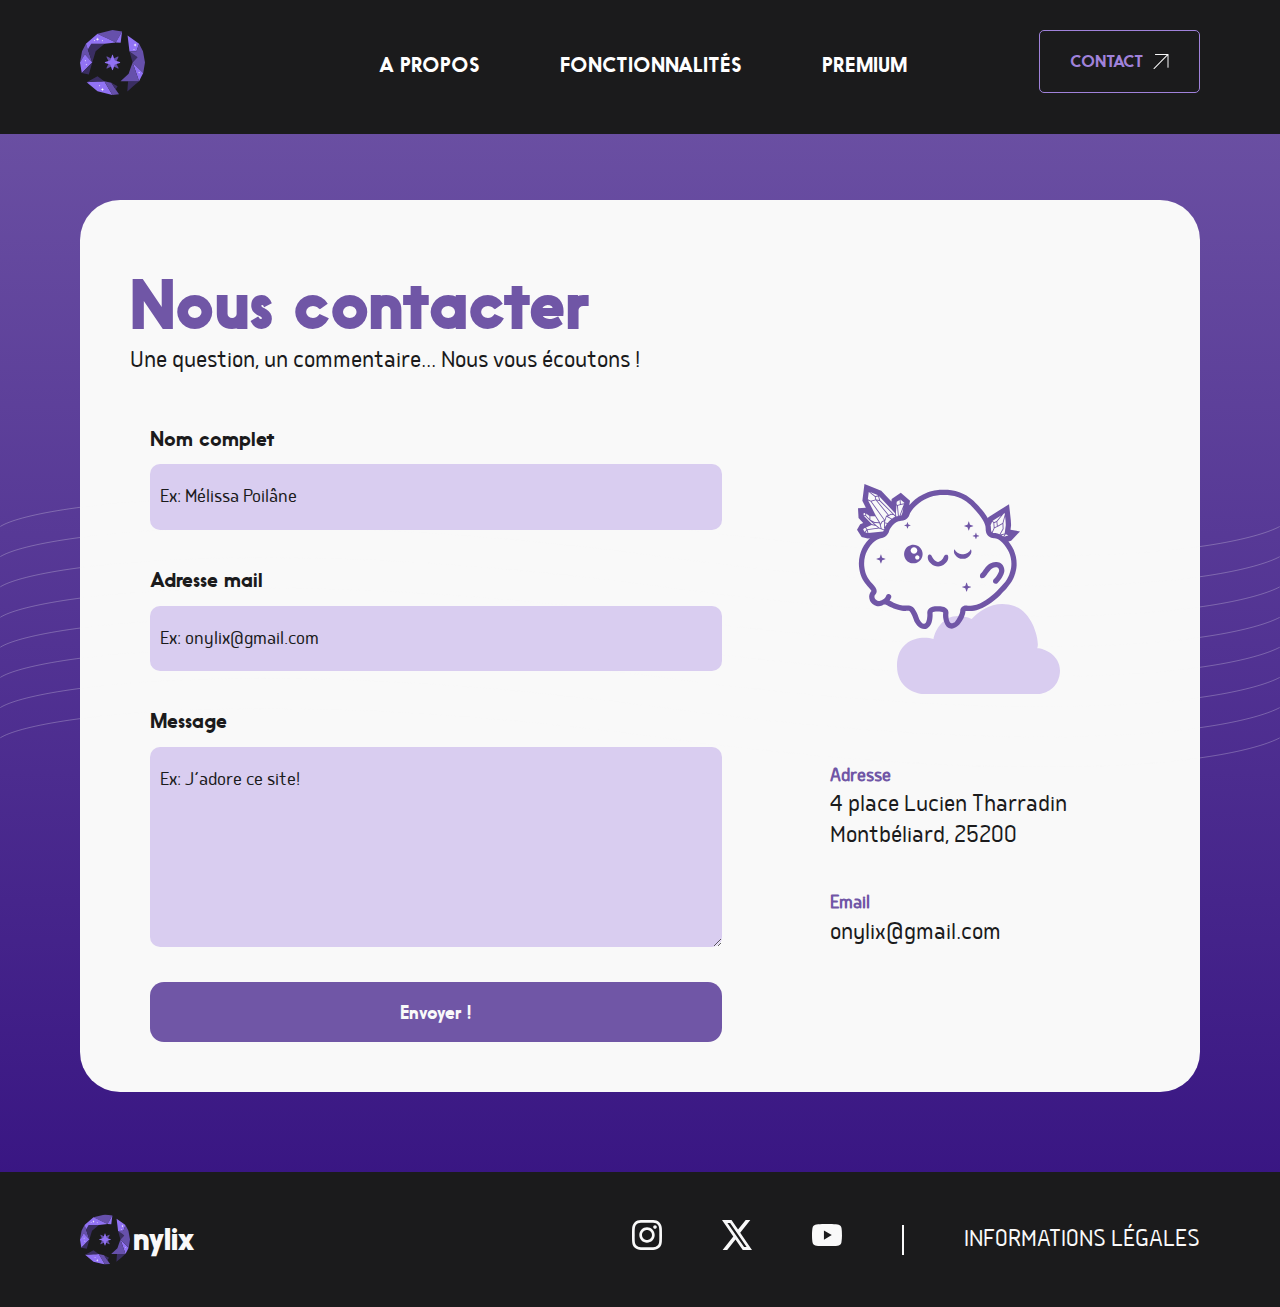
<file: contact.html>
<!DOCTYPE html>
<html lang="fr">

<head>
    <meta charset="UTF-8">
    <meta name="viewport" content="width=device-width, initial-scale=1.0">
    <title>Onylix</title>

    <link rel="icon" href="/public/icones/logosite.svg">

    <link rel="stylesheet" href="/src/css/style.css">

</head>

<body class="degrade">
    <header class="header__other ">
        <div class="header__start">
            <a href="/" class="header__logo">
                <svg class="logo" width="65" height="65" viewBox="0 0 65 65" fill="none"
                    xmlns="http://www.w3.org/2000/svg">
                    <g class="circle">
                        <path
                            d="M12.2554 32.4986L4.87833 24.3506C3.25278 27.0663 1.62667 29.7823 0 32.4986C0.673533 28.7312 1.34707 24.9633 2.0206 21.1948C3.32627 18.7189 4.63237 16.2435 5.93889 13.7686L7.85981 19.4661L8.44309 21.1977L12.2554 32.4986Z"
                            fill="#6650AB" />
                        <path
                            d="M42.0786 1.436C39.973 5.10511 37.8674 8.77423 35.7617 12.4433L27.6101 8.52011C24.2447 6.89884 20.8785 5.27814 17.5117 3.65799L32.5002 0L42.0786 1.436Z"
                            fill="#6650AB" />
                        <path
                            d="M42.0785 1.43579L40.6462 12.7312L35.7607 12.4431C37.8661 8.77318 39.9717 5.10406 42.0776 1.43579H42.0785Z"
                            fill="#9172F4" />
                        <path
                            d="M32.501 65.0001L17.5108 61.3425C13.888 58.2903 10.2649 55.2392 6.6416 52.1893C10.2655 51.9882 13.8886 51.7879 17.5108 51.5883C19.7839 51.461 22.0581 51.3351 24.3332 51.2107C24.6259 51.7082 24.922 52.2053 25.2168 52.7008C27.6446 56.8007 30.0726 60.9004 32.501 65.0001Z"
                            fill="#9172F4" />
                        <path
                            d="M59.0961 13.8181L56.4935 21.3043L49.4852 21.423L48.4994 13.1939L47.5693 5.43018L59.0961 13.8181Z"
                            fill="#9172F4" />
                        <path
                            d="M59.0759 51.2107C55.162 54.6129 51.2493 58.0148 47.3379 61.4164L47.332 61.4223C47.5821 58.0187 47.8325 54.6149 48.0834 51.2107H59.0759Z"
                            fill="#3A2E62" />
                        <path
                            d="M63.2321 43.0954C63.2321 43.0954 63.2321 43.0954 63.2321 43.0975C61.8464 45.8006 60.4615 48.5036 59.0773 51.2067L58.2549 48.8305L52.6016 32.499L63.2321 43.0954Z"
                            fill="#9172F4" />
                        <path
                            d="M39.026 64.3594L32.5 65.0001C30.072 60.899 27.6435 56.7993 25.2146 52.7008C24.919 52.2053 24.6233 51.7082 24.3311 51.2107L31.3558 52.8701L35.7358 59.4314L39.026 64.3594Z"
                            fill="#6650AB" />
                        <path
                            d="M59.0765 51.2106H40.5156L48.6343 43.7312C49.9578 39.9863 51.2802 36.2414 52.6016 32.4966L58.2541 48.8323L59.0765 51.2106Z"
                            fill="#6650AB" />
                        <path
                            d="M24.3332 51.2109C22.0584 51.3364 19.7842 51.4623 17.5108 51.5884C13.8874 51.7878 10.2644 51.9881 6.6416 52.1895C10.2655 50.2517 13.888 48.3134 17.5091 46.3745L24.3332 51.2109Z"
                            fill="#3A2E62" />
                        <path
                            d="M12.2554 32.4986L1.76718 43.0963L0 32.4986C1.62583 29.7823 3.25194 27.0663 4.87833 24.3506L12.2554 32.4986Z"
                            fill="#9172F4" />
                        <path
                            d="M24.5991 13.7686L15.645 21.1965C14.5147 24.965 13.3843 28.7329 12.2538 32.5003L8.44364 21.1948L7.86035 19.4631L9.61951 16.5814L11.3381 13.7686H24.5991Z"
                            fill="#3A2E62" />
                        <path d="M57.5103 27.1523L52.6011 32.4989L49.4854 21.4231L55.0661 25.4071L57.5103 27.1523Z"
                            fill="#3A2E62" />
                        <path
                            d="M65.0001 32.4985L63.2317 43.0949L52.6011 32.4985L57.5103 27.152L55.0661 25.4081V25.4068L49.4854 21.4227L56.4937 21.3041L59.0963 13.8179L62.9795 21.1947L65.0001 32.4985Z"
                            fill="#6650AB" />
                        <path
                            d="M35.761 12.4432L24.5992 13.7685H11.3369L9.61826 16.5843L7.85911 19.466L5.93945 13.7685L17.5093 3.65698C20.8756 5.27797 24.2421 6.89868 27.6089 8.5191L35.761 12.4432Z"
                            fill="#9172F4" />
                        <path
                            d="M12.2558 32.499C11.2342 36.0837 10.2122 39.668 9.18981 43.2521L8.81602 44.5648L1.76758 43.0967L12.2558 32.499Z"
                            fill="#3A2E62" />
                        <path
                            d="M37.6051 56.2153L35.7361 59.4307L31.3574 52.8716C33.4405 53.9852 35.5231 55.0998 37.6051 56.2153Z"
                            fill="#3A2E62" />
                        <path
                            d="M19.0519 9.28243L18.0091 9.6351C17.9955 9.63956 17.9831 9.64716 17.973 9.65728C17.9629 9.66741 17.9553 9.67977 17.9508 9.69338L17.5981 10.7362C17.592 10.7549 17.5801 10.7711 17.5642 10.7827C17.5483 10.7942 17.5291 10.8004 17.5094 10.8004C17.4898 10.8004 17.4706 10.7942 17.4547 10.7827C17.4387 10.7711 17.4269 10.7549 17.4207 10.7362L17.0689 9.69338C17.0642 9.67986 17.0564 9.66758 17.0463 9.65748C17.0361 9.64739 17.0237 9.63973 17.0102 9.6351L15.9669 9.28243C15.9484 9.27621 15.9323 9.26432 15.9209 9.24844C15.9095 9.23257 15.9033 9.21351 15.9033 9.19395C15.9033 9.1744 15.9095 9.15534 15.9209 9.13946C15.9323 9.12358 15.9484 9.11169 15.9669 9.10547L17.0102 8.75365C17.0237 8.74871 17.036 8.74086 17.0461 8.73064C17.0563 8.72042 17.0641 8.70808 17.0689 8.69452L17.4207 7.65173C17.4271 7.63325 17.439 7.6172 17.4549 7.60584C17.4708 7.59449 17.4899 7.58838 17.5094 7.58838C17.529 7.58838 17.548 7.59449 17.5639 7.60584C17.5798 7.6172 17.5918 7.63325 17.5981 7.65173L17.95 8.69452C17.9545 8.70817 17.9621 8.7206 17.9722 8.73085C17.9823 8.7411 17.9947 8.7489 18.0082 8.75365L19.0511 9.10547C19.0698 9.11139 19.0862 9.12312 19.0979 9.13896C19.1096 9.15481 19.1159 9.17396 19.116 9.19364C19.1161 9.21333 19.11 9.23254 19.0984 9.24849C19.0869 9.26445 19.0706 9.27634 19.0519 9.28243Z"
                            fill="#F9F9F9" />
                        <path
                            d="M56.6457 15.1203L55.6028 15.473C55.5892 15.4774 55.5769 15.485 55.5667 15.4952C55.5566 15.5053 55.549 15.5177 55.5445 15.5313L55.1919 16.5745C55.1857 16.5932 55.1739 16.6094 55.1579 16.621C55.142 16.6325 55.1228 16.6387 55.1032 16.6387C55.0835 16.6387 55.0643 16.6325 55.0484 16.621C55.0325 16.6094 55.0206 16.5932 55.0145 16.5745L54.6626 15.5313C54.6579 15.5177 54.6502 15.5055 54.64 15.4954C54.6298 15.4853 54.6175 15.4776 54.6039 15.473L53.5607 15.1203C53.5422 15.1141 53.526 15.1022 53.5146 15.0863C53.5032 15.0705 53.4971 15.0514 53.4971 15.0318C53.4971 15.0123 53.5032 14.9932 53.5146 14.9774C53.526 14.9615 53.5422 14.9496 53.5607 14.9434L54.6039 14.5915C54.6175 14.5866 54.6297 14.5787 54.6399 14.5685C54.65 14.5583 54.6578 14.546 54.6626 14.5324L55.0145 13.4896C55.0208 13.4711 55.0328 13.4551 55.0487 13.4437C55.0646 13.4324 55.0836 13.4263 55.1032 13.4263C55.1227 13.4263 55.1418 13.4324 55.1577 13.4437C55.1736 13.4551 55.1855 13.4711 55.1919 13.4896L55.5445 14.5324C55.5491 14.5461 55.5567 14.5585 55.5668 14.5687C55.5769 14.579 55.5892 14.5868 55.6028 14.5915L56.6457 14.9434C56.6642 14.9496 56.6803 14.9615 56.6917 14.9774C56.7031 14.9932 56.7093 15.0123 56.7093 15.0318C56.7093 15.0514 56.7031 15.0705 56.6917 15.0863C56.6803 15.1022 56.6642 15.1141 56.6457 15.1203Z"
                            fill="#F9F9F9" />
                        <path
                            d="M23.9533 59.519L22.91 59.8717C22.8965 59.8762 22.8842 59.8838 22.8742 59.8939C22.8641 59.9041 22.8566 59.9164 22.8522 59.93L22.4995 60.9728C22.4934 60.9915 22.4815 61.0077 22.4656 61.0193C22.4496 61.0308 22.4305 61.037 22.4108 61.037C22.3911 61.037 22.372 61.0308 22.356 61.0193C22.3401 61.0077 22.3282 60.9915 22.3221 60.9728L21.9703 59.9317C21.9655 59.9181 21.9577 59.9058 21.9475 59.8957C21.9372 59.8856 21.9248 59.8779 21.9111 59.8734L20.8683 59.5207C20.8498 59.5145 20.8337 59.5026 20.8222 59.4867C20.8108 59.4708 20.8047 59.4518 20.8047 59.4322C20.8047 59.4127 20.8108 59.3936 20.8222 59.3777C20.8337 59.3619 20.8498 59.35 20.8683 59.3437L21.9111 58.9919C21.9248 58.9871 21.9371 58.9792 21.9474 58.969C21.9576 58.9588 21.9654 58.9464 21.9703 58.9328L22.3221 57.89C22.3284 57.8715 22.3404 57.8555 22.3563 57.8441C22.3722 57.8328 22.3912 57.8267 22.4108 57.8267C22.4303 57.8267 22.4494 57.8328 22.4653 57.8441C22.4812 57.8555 22.4932 57.8715 22.4995 57.89L22.8522 58.9328C22.8567 58.9464 22.8643 58.9588 22.8743 58.969C22.8843 58.9793 22.8965 58.9871 22.91 58.9919L23.9533 59.3437C23.9712 59.3503 23.9867 59.3623 23.9977 59.3779C24.0086 59.3936 24.0145 59.4123 24.0145 59.4314C24.0145 59.4505 24.0086 59.4692 23.9977 59.4848C23.9867 59.5005 23.9712 59.5124 23.9533 59.519Z"
                            fill="#F9F9F9" />
                        <path
                            d="M20.342 55.8629L19.8208 56.0395C19.8139 56.0414 19.8075 56.0451 19.8024 56.0502C19.7973 56.0553 19.7936 56.0617 19.7917 56.0686L19.6151 56.5898C19.6122 56.5993 19.6063 56.6075 19.5983 56.6134C19.5903 56.6192 19.5807 56.6224 19.5708 56.6224C19.5609 56.6224 19.5512 56.6192 19.5432 56.6134C19.5353 56.6075 19.5294 56.5993 19.5264 56.5898L19.3507 56.0686C19.3484 56.0618 19.3445 56.0556 19.3394 56.0505C19.3343 56.0455 19.328 56.0417 19.3212 56.0395L18.7995 55.8629C18.7902 55.8599 18.7821 55.854 18.7764 55.846C18.7707 55.8381 18.7676 55.8286 18.7676 55.8188C18.7676 55.809 18.7707 55.7995 18.7764 55.7916C18.7821 55.7836 18.7902 55.7777 18.7995 55.7747L19.3212 55.5985C19.328 55.5962 19.3342 55.5923 19.3393 55.5872C19.3445 55.582 19.3484 55.5758 19.3507 55.569L19.5264 55.0478C19.5296 55.0385 19.5356 55.0305 19.5435 55.0248C19.5515 55.0192 19.561 55.0161 19.5708 55.0161C19.5805 55.0161 19.5901 55.0192 19.598 55.0248C19.606 55.0305 19.612 55.0385 19.6151 55.0478L19.7917 55.569C19.7938 55.5759 19.7976 55.5822 19.8026 55.5873C19.8077 55.5924 19.8139 55.5963 19.8208 55.5985L20.342 55.7747C20.3513 55.7777 20.3594 55.7836 20.3651 55.7916C20.3709 55.7995 20.374 55.809 20.374 55.8188C20.374 55.8286 20.3709 55.8381 20.3651 55.846C20.3594 55.854 20.3513 55.8599 20.342 55.8629Z"
                            fill="#F9F9F9" />
                        <path
                            d="M54.7785 19.5084L54.2569 19.6849C54.2501 19.6871 54.2439 19.6909 54.2389 19.696C54.2338 19.7011 54.23 19.7073 54.2278 19.7141L54.0516 20.2352C54.0487 20.2447 54.0428 20.253 54.0348 20.2588C54.0268 20.2647 54.0172 20.2679 54.0073 20.2679C53.9974 20.2679 53.9877 20.2647 53.9798 20.2588C53.9718 20.253 53.9659 20.2447 53.9629 20.2352L53.7872 19.7141C53.7849 19.7073 53.781 19.7011 53.7758 19.6961C53.7707 19.691 53.7645 19.6872 53.7577 19.6849L53.2361 19.5084C53.2268 19.5053 53.2187 19.4994 53.2129 19.4915C53.2072 19.4836 53.2041 19.474 53.2041 19.4642C53.2041 19.4545 53.2072 19.4449 53.2129 19.437C53.2187 19.4291 53.2268 19.4232 53.2361 19.4201L53.7577 19.244C53.7645 19.2415 53.7707 19.2376 53.7758 19.2325C53.7809 19.2274 53.7848 19.2212 53.7872 19.2144L53.9629 18.6928C53.9661 18.6836 53.9721 18.6755 53.98 18.6699C53.988 18.6642 53.9975 18.6611 54.0073 18.6611C54.0171 18.6611 54.0266 18.6642 54.0345 18.6699C54.0425 18.6755 54.0485 18.6836 54.0516 18.6928L54.2278 19.2144C54.2301 19.2212 54.2339 19.2274 54.2389 19.2326C54.244 19.2377 54.2501 19.2416 54.2569 19.244L54.7785 19.4201C54.7878 19.4232 54.7959 19.4291 54.8017 19.437C54.8074 19.4449 54.8105 19.4545 54.8105 19.4642C54.8105 19.474 54.8074 19.4836 54.8017 19.4915C54.7959 19.4994 54.7878 19.5053 54.7785 19.5084Z"
                            fill="#F9F9F9" />
                        <path
                            d="M6.09535 30.7781L5.575 30.9543C5.56824 30.9565 5.56211 30.9603 5.55711 30.9654C5.55212 30.9704 5.5484 30.9766 5.54628 30.9834L5.36973 31.505C5.36656 31.5143 5.36058 31.5223 5.35263 31.528C5.34468 31.5336 5.33515 31.5367 5.32538 31.5367C5.31561 31.5367 5.30608 31.5336 5.29813 31.528C5.29018 31.5223 5.2842 31.5143 5.28103 31.505L5.10533 30.9834C5.10288 30.9767 5.09896 30.9705 5.09385 30.9655C5.08873 30.9604 5.08255 30.9566 5.07576 30.9543L4.55414 30.7781C4.5449 30.775 4.53687 30.769 4.53119 30.7611C4.52551 30.7531 4.52246 30.7436 4.52246 30.7338C4.52246 30.724 4.52551 30.7145 4.53119 30.7066C4.53687 30.6986 4.5449 30.6926 4.55414 30.6895L5.07576 30.5133C5.08256 30.5109 5.08874 30.507 5.09386 30.5019C5.09897 30.4968 5.10288 30.4906 5.10533 30.4838L5.27934 29.9626C5.28251 29.9533 5.28849 29.9453 5.29644 29.9396C5.30439 29.934 5.31392 29.9309 5.32369 29.9309C5.33346 29.9309 5.34299 29.934 5.35094 29.9396C5.35889 29.9453 5.36487 29.9533 5.36804 29.9626L5.54459 30.4838C5.54672 30.4906 5.55043 30.4968 5.55542 30.502C5.56041 30.5071 5.56654 30.511 5.57331 30.5133L6.09493 30.6895C6.10419 30.6926 6.11224 30.6985 6.11796 30.7064C6.12367 30.7144 6.12677 30.7239 6.12682 30.7337C6.12687 30.7434 6.12386 30.753 6.11822 30.7609C6.11257 30.7689 6.10458 30.7749 6.09535 30.7781Z"
                            fill="#F9F9F9" />
                        <path
                            d="M59.8664 42.7018L59.3448 42.8783C59.3379 42.8804 59.3317 42.8841 59.3267 42.8892C59.3217 42.8943 59.318 42.9006 59.3161 42.9075L59.1395 43.4291C59.1364 43.4383 59.1304 43.4464 59.1224 43.452C59.1145 43.4577 59.105 43.4608 59.0952 43.4608C59.0854 43.4608 59.0759 43.4577 59.0679 43.452C59.06 43.4464 59.054 43.4383 59.0508 43.4291L58.8751 42.9075C58.8727 42.9007 58.8688 42.8945 58.8637 42.8895C58.8586 42.8844 58.8524 42.8806 58.8456 42.8783L58.3239 42.7018C58.3147 42.6987 58.3066 42.6928 58.3008 42.6849C58.2951 42.677 58.292 42.6674 58.292 42.6577C58.292 42.6479 58.2951 42.6383 58.3008 42.6304C58.3066 42.6225 58.3147 42.6166 58.3239 42.6135L58.8456 42.4374C58.8524 42.435 58.8586 42.431 58.8637 42.4259C58.8688 42.4208 58.8727 42.4146 58.8751 42.4078L59.0508 41.8867C59.054 41.8774 59.06 41.8694 59.0679 41.8637C59.0759 41.858 59.0854 41.855 59.0952 41.855C59.105 41.855 59.1145 41.858 59.1224 41.8637C59.1304 41.8694 59.1364 41.8774 59.1395 41.8867L59.3161 42.4078C59.3182 42.4147 59.3219 42.4209 59.3269 42.4261C59.3319 42.4312 59.338 42.4351 59.3448 42.4374L59.8664 42.6135C59.8757 42.6166 59.8838 42.6225 59.8896 42.6304C59.8953 42.6383 59.8984 42.6479 59.8984 42.6577C59.8984 42.6674 59.8953 42.677 59.8896 42.6849C59.8838 42.6928 59.8757 42.6987 59.8664 42.7018Z"
                            fill="#F9F9F9" />
                        <path
                            d="M7.15284 34.6896L6.63164 34.8657C6.6249 34.868 6.61877 34.8719 6.61372 34.8769C6.60868 34.882 6.60484 34.8881 6.60249 34.8948L6.42637 35.4164C6.4232 35.4257 6.41722 35.4337 6.40927 35.4394C6.40132 35.4451 6.39179 35.4481 6.38202 35.4481C6.37225 35.4481 6.36272 35.4451 6.35477 35.4394C6.34682 35.4337 6.34084 35.4257 6.33767 35.4164L6.16154 34.8948C6.15916 34.888 6.15525 34.8819 6.15013 34.8768C6.14501 34.8718 6.1388 34.868 6.13198 34.8657L5.61078 34.6896C5.60154 34.6864 5.59351 34.6804 5.58783 34.6725C5.58215 34.6645 5.5791 34.655 5.5791 34.6452C5.5791 34.6355 5.58215 34.6259 5.58783 34.618C5.59351 34.61 5.60154 34.604 5.61078 34.6009L6.13198 34.4252C6.13878 34.4227 6.14496 34.4188 6.15007 34.4137C6.15518 34.4086 6.1591 34.4024 6.16154 34.3956L6.33598 33.8727C6.33915 33.8635 6.34513 33.8555 6.35308 33.8498C6.36103 33.8441 6.37056 33.8411 6.38033 33.8411C6.3901 33.8411 6.39963 33.8441 6.40758 33.8498C6.41553 33.8555 6.42151 33.8635 6.42468 33.8727L6.6008 34.3943C6.6032 34.4011 6.60705 34.4073 6.61209 34.4124C6.61713 34.4175 6.62322 34.4214 6.62995 34.4239L7.15157 34.5996C7.16133 34.6023 7.16995 34.6081 7.17614 34.6162C7.18232 34.6242 7.18574 34.634 7.18588 34.6441C7.18603 34.6542 7.18288 34.6641 7.17693 34.6723C7.17097 34.6805 7.16252 34.6866 7.15284 34.6896Z"
                            fill="#F9F9F9" />
                        <path
                            d="M23.162 10.8444L22.6404 11.0206C22.6337 11.0229 22.6276 11.0267 22.6225 11.0318C22.6175 11.0368 22.6136 11.043 22.6113 11.0497L22.4352 11.5722C22.432 11.5814 22.426 11.5894 22.4181 11.5951C22.4101 11.6008 22.4006 11.6038 22.3908 11.6038C22.381 11.6038 22.3715 11.6008 22.3636 11.5951C22.3556 11.5894 22.3496 11.5814 22.3465 11.5722L22.1703 11.0505C22.168 11.0438 22.1641 11.0377 22.1591 11.0326C22.1541 11.0276 22.1479 11.0238 22.1412 11.0214L21.6196 10.8453C21.6103 10.8421 21.6023 10.8361 21.5966 10.8282C21.5909 10.8202 21.5879 10.8107 21.5879 10.8009C21.5879 10.7912 21.5909 10.7816 21.5966 10.7737C21.6023 10.7657 21.6103 10.7598 21.6196 10.7566L22.1412 10.5809C22.1479 10.5784 22.154 10.5745 22.159 10.5694C22.1641 10.5642 22.1679 10.5581 22.1703 10.5513L22.3465 10.0297C22.3496 10.0205 22.3556 10.0125 22.3636 10.0068C22.3715 10.0011 22.381 9.99805 22.3908 9.99805C22.4006 9.99805 22.4101 10.0011 22.4181 10.0068C22.426 10.0125 22.432 10.0205 22.4352 10.0297L22.6113 10.5513C22.6137 10.5581 22.6175 10.5642 22.6226 10.5694C22.6276 10.5745 22.6337 10.5784 22.6404 10.5809L23.162 10.7566C23.171 10.7599 23.1787 10.7659 23.1842 10.7738C23.1896 10.7816 23.1925 10.791 23.1925 10.8005C23.1925 10.8101 23.1896 10.8194 23.1842 10.8273C23.1787 10.8351 23.171 10.8411 23.162 10.8444Z"
                            fill="#F9F9F9" />
                        <path
                            d="M15.2214 10.469L14.6985 10.6435C14.6917 10.6457 14.6855 10.6495 14.6804 10.6546C14.6754 10.6596 14.6716 10.6658 14.6693 10.6726L14.4928 11.1942C14.4896 11.2035 14.4836 11.2115 14.4757 11.2172C14.4677 11.2228 14.4582 11.2259 14.4484 11.2259C14.4387 11.2259 14.4291 11.2228 14.4212 11.2172C14.4132 11.2115 14.4072 11.2035 14.4041 11.1942L14.2284 10.6726C14.2259 10.6659 14.2219 10.6598 14.2168 10.6548C14.2117 10.6497 14.2056 10.6459 14.1988 10.6435L13.6772 10.4674C13.6679 10.4642 13.6599 10.4582 13.6542 10.4503C13.6486 10.4423 13.6455 10.4328 13.6455 10.423C13.6455 10.4132 13.6486 10.4037 13.6542 10.3958C13.6599 10.3878 13.6679 10.3818 13.6772 10.3787L14.1988 10.203C14.2055 10.2004 14.2117 10.1964 14.2168 10.1913C14.2218 10.1862 14.2258 10.1801 14.2284 10.1734L14.4041 9.65179C14.4072 9.64255 14.4132 9.63453 14.4212 9.62885C14.4291 9.62317 14.4387 9.62012 14.4484 9.62012C14.4582 9.62012 14.4677 9.62317 14.4757 9.62885C14.4836 9.63453 14.4896 9.64255 14.4928 9.65179L14.6693 10.1734C14.6716 10.1802 14.6754 10.1864 14.6805 10.1915C14.6855 10.1967 14.6917 10.2006 14.6985 10.203L15.2197 10.3787C15.2299 10.3809 15.239 10.3865 15.2457 10.3946C15.2523 10.4027 15.256 10.4127 15.2562 10.4232C15.2564 10.4336 15.2531 10.4438 15.2468 10.4522C15.2404 10.4605 15.2315 10.4664 15.2214 10.469Z"
                            fill="#F9F9F9" />
                    </g>
                    <g id="center">
                        <path
                            d="M37.8797 38.5313L32.7179 35.9774C32.6502 35.9448 32.5759 35.9282 32.5008 35.9286C32.4256 35.929 32.3515 35.9466 32.2842 35.9799L27.1224 38.5335C26.7051 38.74 26.2621 38.2969 26.4682 37.8792L29.0222 32.7181C29.0558 32.6503 29.0732 32.5756 29.0732 32.4999C29.0732 32.4243 29.0558 32.3496 29.0222 32.2818L26.4686 27.1207C26.4228 27.0291 26.407 26.9255 26.4234 26.8244C26.4397 26.7234 26.4875 26.63 26.5599 26.5576C26.6322 26.4852 26.7255 26.4374 26.8266 26.4209C26.9276 26.4045 27.0313 26.4203 27.1229 26.466L32.2842 29.02C32.3515 29.0533 32.4256 29.0708 32.5008 29.0713C32.5759 29.0717 32.6502 29.055 32.7179 29.0225L37.8818 26.4664C38.2991 26.2599 38.7426 26.7029 38.536 27.1207L35.9799 32.2843C35.9476 32.3516 35.9308 32.4253 35.9308 32.4999C35.9308 32.5746 35.9476 32.6483 35.9799 32.7156L38.5339 37.8771C38.5796 37.9687 38.5953 38.0722 38.5788 38.1732C38.5624 38.2741 38.5146 38.3674 38.4423 38.4397C38.37 38.512 38.2767 38.5598 38.1758 38.5762C38.0748 38.5927 37.9712 38.577 37.8797 38.5313Z"
                            fill="#6650AB" />
                        <path
                            d="M39.8625 32.921L34.8845 34.6037C34.8197 34.6263 34.761 34.6634 34.7128 34.7122C34.6646 34.7609 34.6281 34.82 34.6061 34.885L32.9238 39.8628C32.7874 40.2653 32.2155 40.2653 32.0791 39.8628L30.3968 34.8862C30.3748 34.8208 30.3379 34.7614 30.2891 34.7126C30.2403 34.6638 30.1809 34.627 30.1155 34.6049L25.1375 32.921C25.0489 32.8915 24.9717 32.8348 24.9171 32.759C24.8624 32.6832 24.833 32.5921 24.833 32.4987C24.833 32.4052 24.8624 32.3141 24.9171 32.2383C24.9717 32.1625 25.0489 32.1058 25.1375 32.0763L30.1147 30.3945C30.1796 30.3725 30.2387 30.3361 30.2875 30.2878C30.3362 30.2396 30.3733 30.1809 30.396 30.1162L32.0787 25.1354C32.2147 24.7329 32.7866 24.7329 32.9234 25.1354L34.6057 30.1162C34.6283 30.1804 34.665 30.2388 34.7132 30.287C34.7614 30.3352 34.8198 30.3719 34.884 30.3945L39.862 32.0767C39.9506 32.1063 40.0276 32.163 40.0821 32.2387C40.1367 32.3144 40.1661 32.4054 40.1661 32.4987C40.1662 32.5921 40.1369 32.683 40.0824 32.7588C40.0279 32.8346 39.951 32.8913 39.8625 32.921Z"
                            fill="#9172F4" />
                    </g>
                </svg>
            </a>
        </div>
        <nav class="header__menu menu">
            <ul class="menu__list list-unstyled">
                <li class="menu__item"><a class="menu__link" href="/index.html#about">A&nbsp;PROPOS</a></li>
                <li class="menu__item"><a class="menu__link" href="/index.html#fonction">FONCTIONNALITÉS</a></li>
                <li class="menu__item"><a class="menu__link " href="/index.html#premium">PREMIUM</a></li>
            </ul>
        </nav>
        <div class="header__end">
            <nav class="btn ">
                <a class="btn__contact actif" href="/contact.html">CONTACT

                    <img class="btn__contact--arrow" src="/public/icones/fleche.svg" alt="icone de fleche">
                </a>
            </nav>
        </div>



    </header>

    <div>
        <div class="hero__waves">
            <svg width="100%" viewBox="0 0 4919 1039" fill="none" xmlns="http://www.w3.org/2000/svg">
                <path
                    d="M1 925.5C134.5 840.5 1039.31 722.095 2546.95 925.622C4054.59 1129.15 4755.83 1010.42 4918 925.622"
                    stroke="#f9f9f9" />
                <path
                    d="M1 809.358C134.5 724.359 1039.31 605.953 2546.95 809.48C4054.59 1013.01 4755.83 894.283 4918 809.48"
                    stroke="#f9f9f9" />
                <path
                    d="M1 693.358C134.5 608.359 1039.31 489.953 2546.95 693.48C4054.59 897.007 4755.83 778.283 4918 693.48"
                    stroke="#f9f9f9" />
                <path
                    d="M1 577.358C134.5 492.359 1039.31 373.953 2546.95 577.48C4054.59 781.007 4755.83 662.283 4918 577.48"
                    stroke="#f9f9f9" />
                <path
                    d="M1 462.358C134.5 377.359 1039.31 258.953 2546.95 462.48C4054.59 666.007 4755.83 547.283 4918 462.48"
                    stroke="#f9f9f9" />
                <path
                    d="M1 345.358C134.5 260.359 1039.31 141.953 2546.95 345.48C4054.59 549.007 4755.83 430.283 4918 345.48"
                    stroke="#f9f9f9" />
                <path
                    d="M1 229.358C134.5 144.359 1039.31 25.9532 2546.95 229.48C4054.59 433.007 4755.83 314.283 4918 229.48"
                    stroke="#f9f9f9" />
                <path
                    d="M1 113.358C134.5 28.3585 1039.31 -90.0468 2546.95 113.48C4054.59 317.007 4755.83 198.283 4918 113.48"
                    stroke="#f9f9f9" />
            </svg>

        </div>
        <section class="contact">
            <h1 class="contact__title">Nous contacter</h1>
            <p>Une question, un commentaire... Nous vous écoutons !</p>

            <div class="formulaire-contact">
                <form>
                    <label for="nom">Nom complet</label>
                    <input type="text" id="nom" name="nom_complet" placeholder="Ex: Mélissa Poilâne">

                    <label for="email">Adresse mail</label>
                    <input type="text" id="email" name="adresse_mail" placeholder="Ex: onylix@gmail.com">

                    <label for="message">Message</label>
                    <textarea id="message" name="message" placeholder="Ex: J’adore ce site!"
                        style="height:200px"></textarea>

                    <input type="submit" value="Envoyer !">
                </form>
                <div class="form__end">
                    <div class="illustration">
                        <img class="mascotte" src="/public/img/Mascotte-bonjour.svg" alt="image de la mascotte">
                        <img class="mascotte__back" src="/public/img/petits-nuages.svg" alt="image de nuage">
                    </div>
                    <div class="contact__adress">
                        <h5 class="contact__title--small">Adresse</h5>
                        <p>4 place Lucien Tharradin
                            <br>
                            Montbéliard, 25200
                        </p>
                        <h5 class="contact__title--small">Email</h5>
                        <p>onylix@gmail.com</p>
                    </div>
                </div>
            </div>
        </section>
    </div>
    <footer class="footer ">
        <div class="footer__start">
            <a href="/">
                <div class="footer__logo">
                    <img src="/public/icones/logo-du-site.svg" alt="Logo du site">

                    <div class="footer__logo--title">
                        <p>nylix</p>
                    </div>
                </div>
            </a>
        </div>

        <div class="footer__end">
            <ul class="footer__list--social list-unstyled">
                <li><a href="#" aria-label="Instagram">
                        <img class="footer__icon--social" src="/public/icones/instagram.svg" alt="logo de instagram">
                    </a></li>
                <li><a href="#" aria-label="X">
                        <img class="footer__icon--social" src="/public/icones/twitter.svg" alt="logo de X">
                    </a></li>
                <li><a href="#" aria-label="youtube">
                        <img class="footer__icon--social" src="/public/icones/youtube.svg" alt="logo de youtube">
                    </a></li>
            </ul>
            <nav class="footer__menu">
                <a href="/mentions-legales.html">INFORMATIONS LÉGALES</a>
            </nav>
        </div>
    </footer>
</body>

</html>
</file>
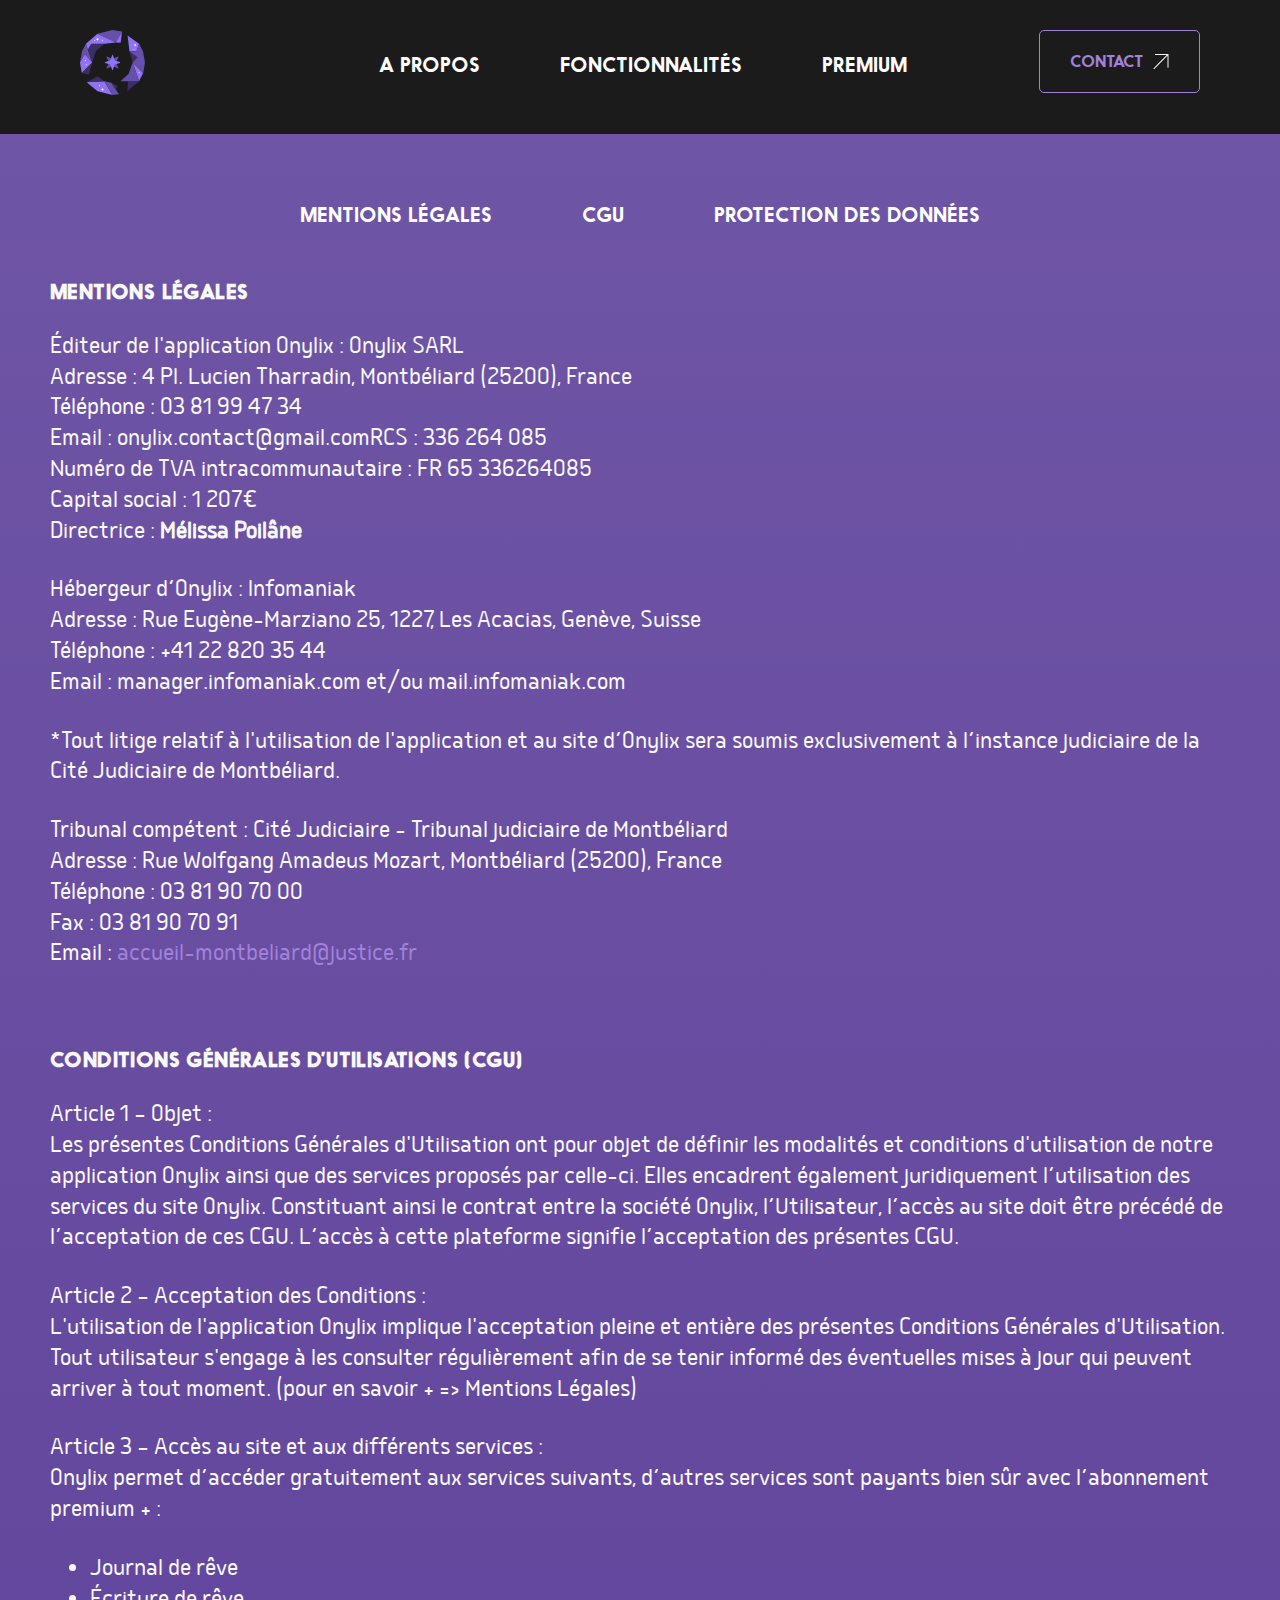
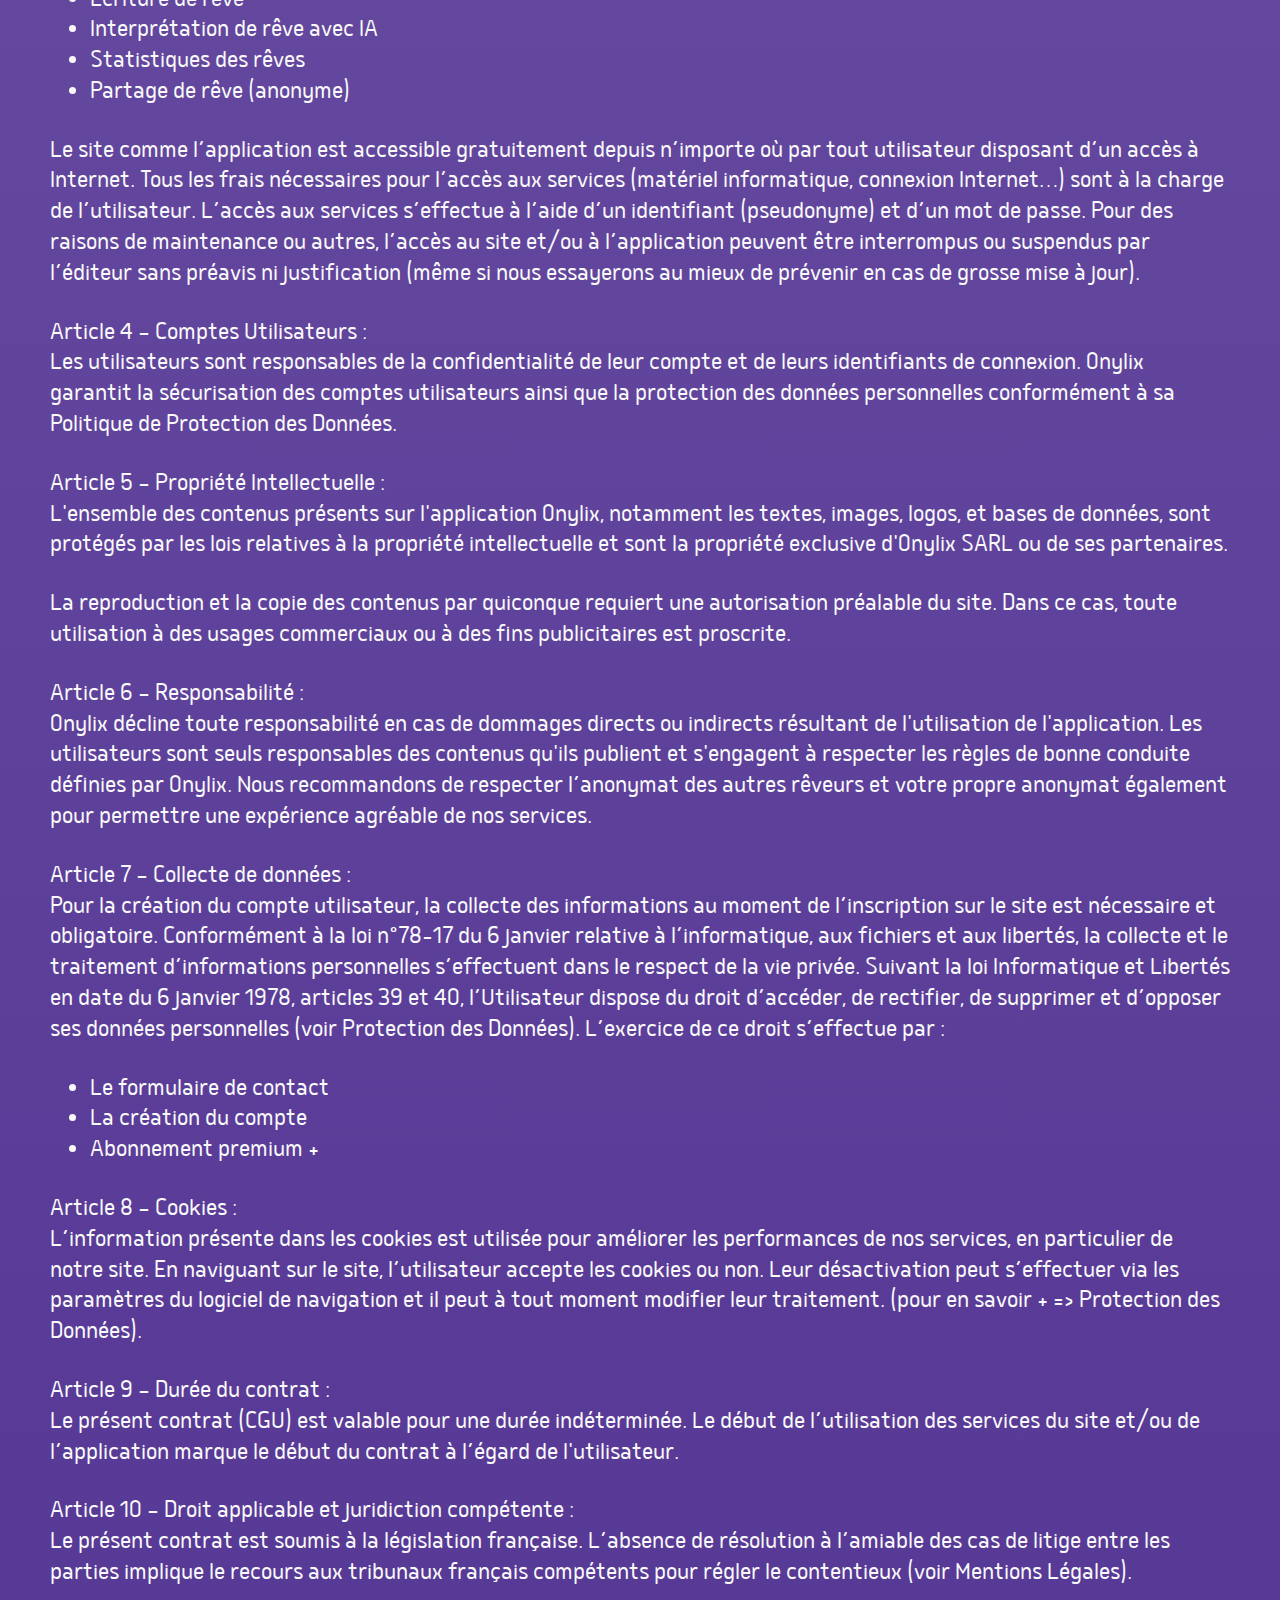
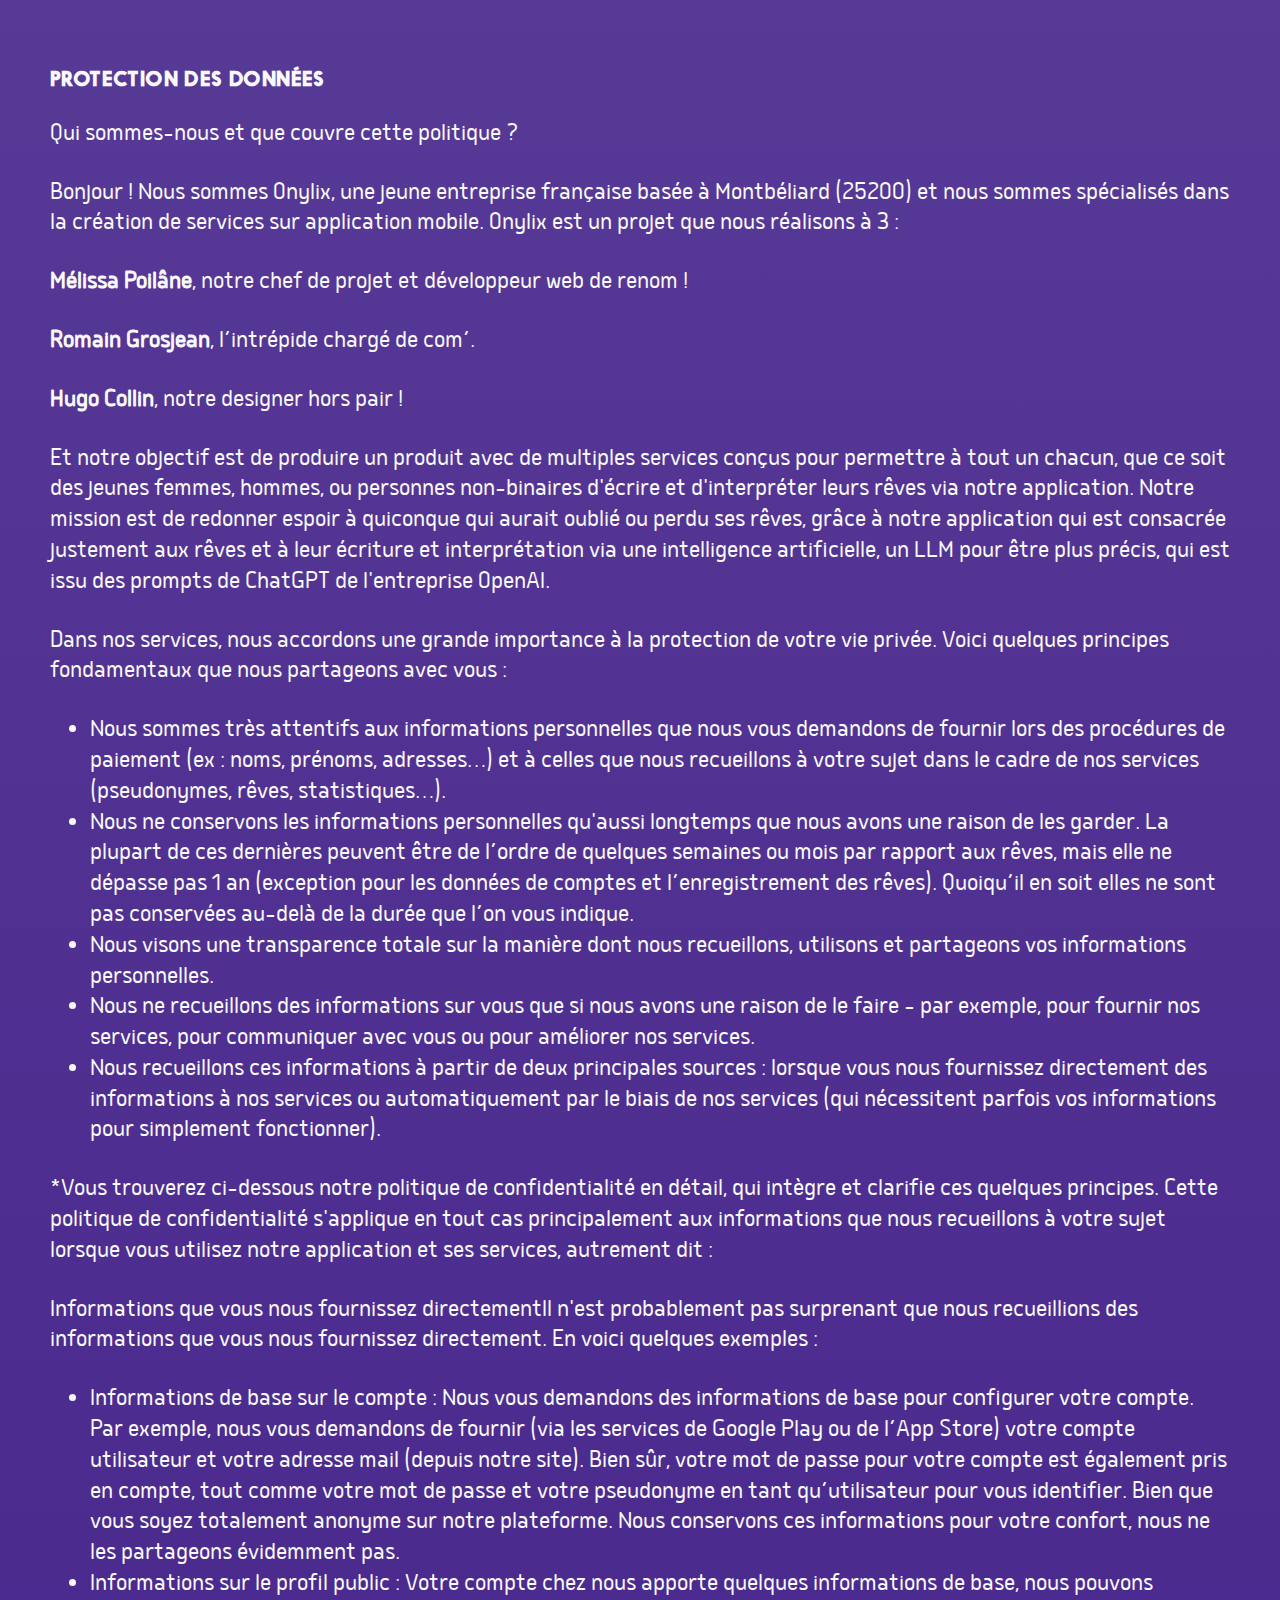
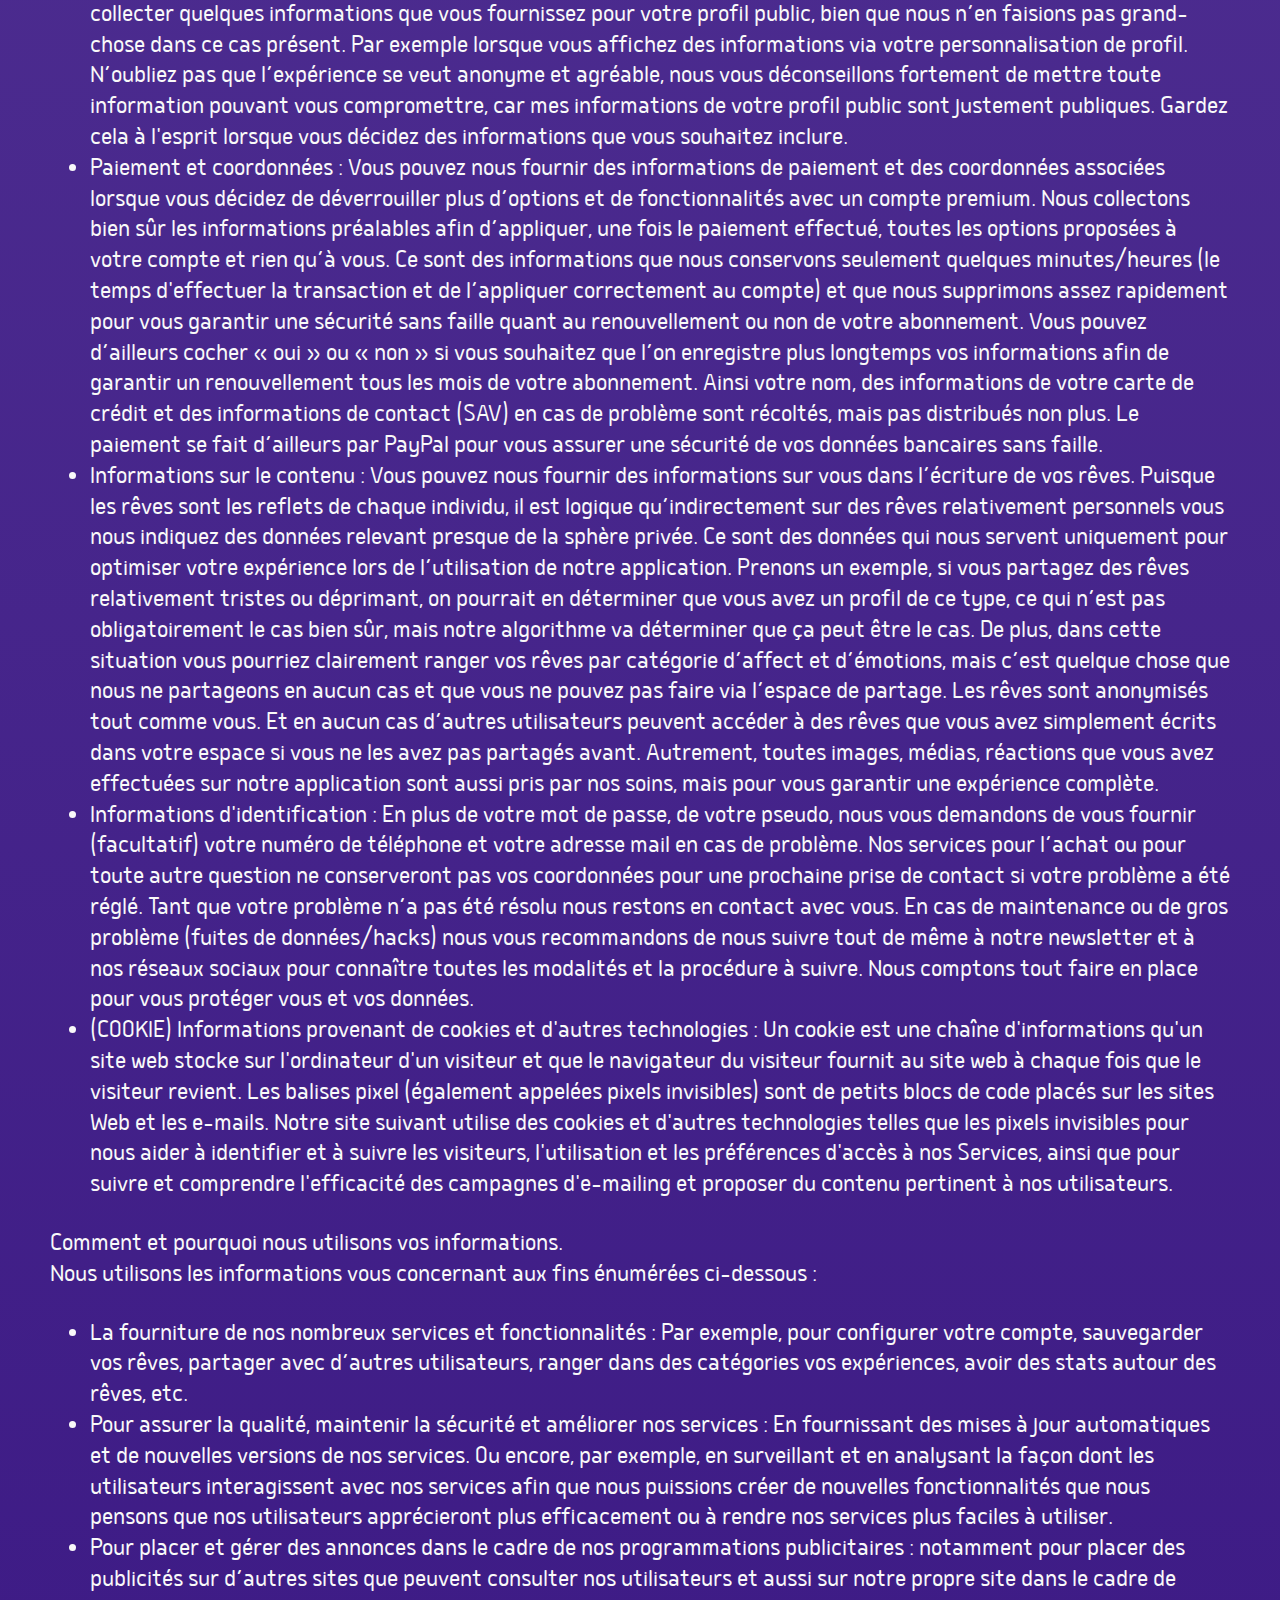
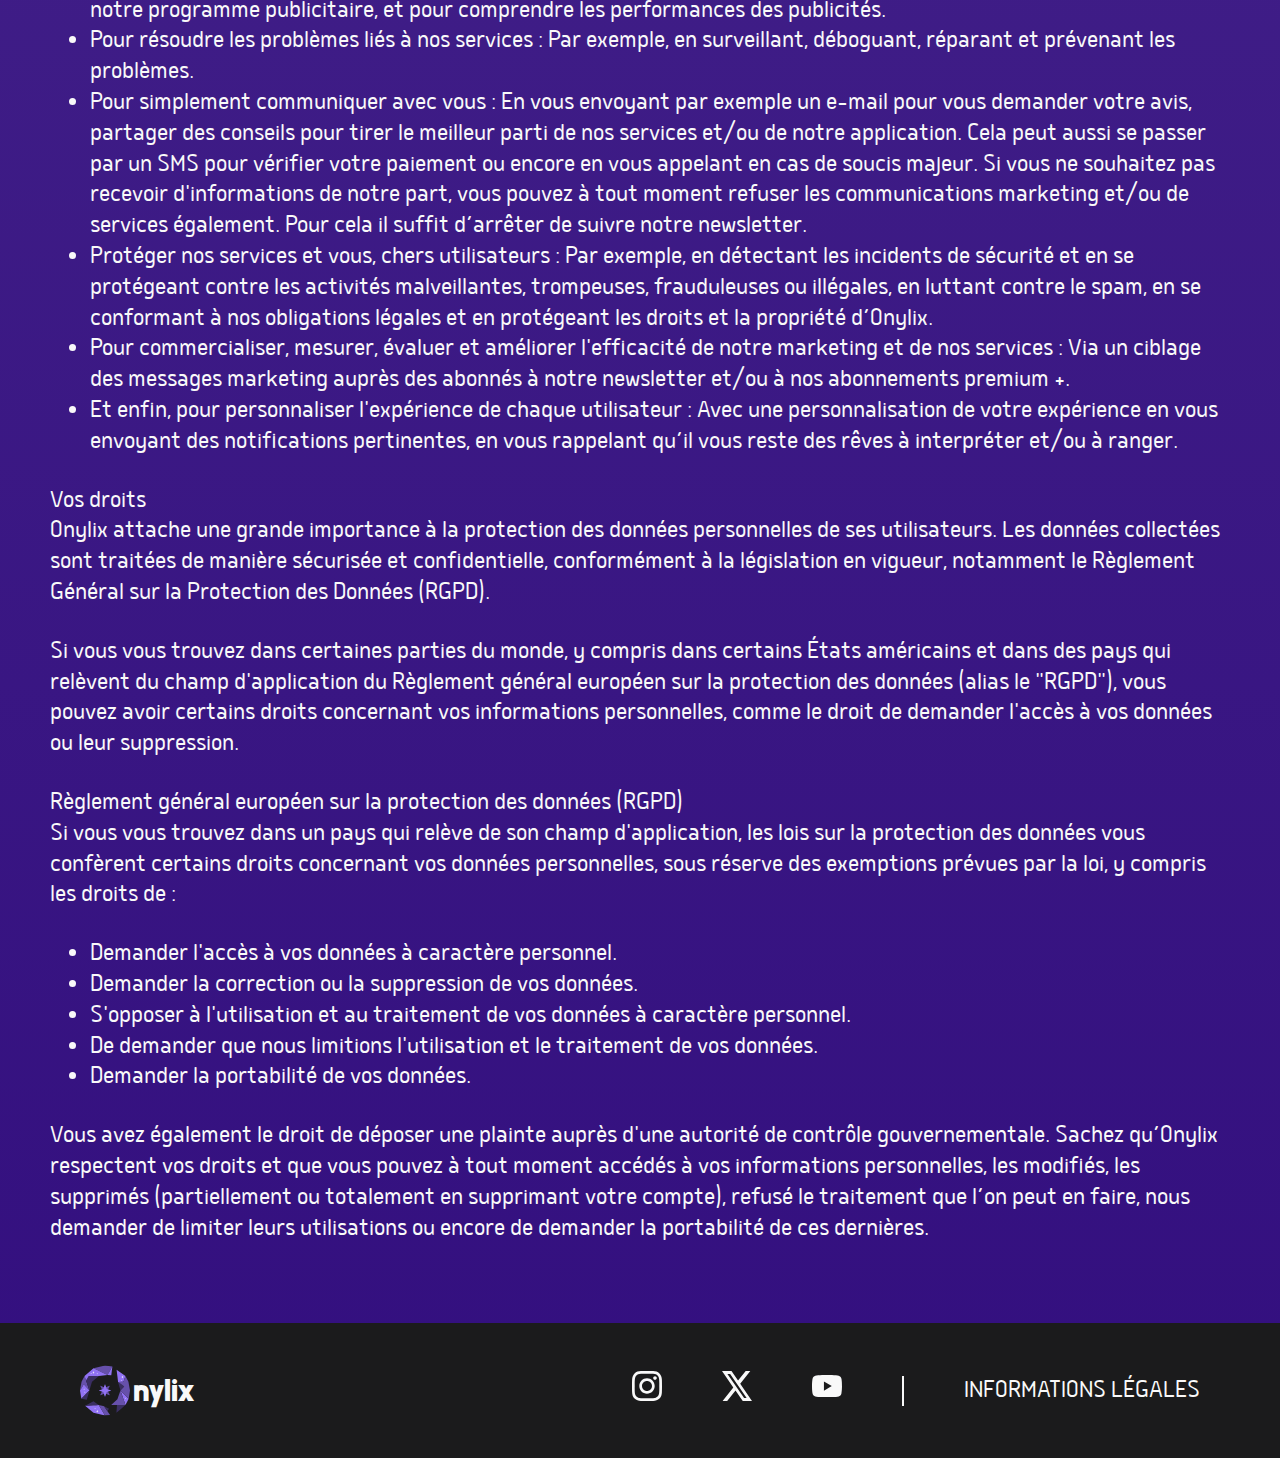
<file: mentions-legales.html>
<!DOCTYPE html>
<html lang="fr">

<head>
    <meta charset="UTF-8">
    <meta name="viewport" content="width=device-width, initial-scale=1.0">
    <title>Onylix</title>

    <link rel="icon" href="/public/icones/logosite.svg">

    <link rel="stylesheet" href="/src/css/style.css">

</head>

<body class="degrade">
    <header class="header__other ">
        <div class="header__start">
            <a href="/" class="header__logo">
                <svg class="logo" width="65" height="65" viewBox="0 0 65 65" fill="none"
                    xmlns="http://www.w3.org/2000/svg">
                    <g class="circle">
                        <path
                            d="M12.2554 32.4986L4.87833 24.3506C3.25278 27.0663 1.62667 29.7823 0 32.4986C0.673533 28.7312 1.34707 24.9633 2.0206 21.1948C3.32627 18.7189 4.63237 16.2435 5.93889 13.7686L7.85981 19.4661L8.44309 21.1977L12.2554 32.4986Z"
                            fill="#6650AB" />
                        <path
                            d="M42.0786 1.436C39.973 5.10511 37.8674 8.77423 35.7617 12.4433L27.6101 8.52011C24.2447 6.89884 20.8785 5.27814 17.5117 3.65799L32.5002 0L42.0786 1.436Z"
                            fill="#6650AB" />
                        <path
                            d="M42.0785 1.43579L40.6462 12.7312L35.7607 12.4431C37.8661 8.77318 39.9717 5.10406 42.0776 1.43579H42.0785Z"
                            fill="#9172F4" />
                        <path
                            d="M32.501 65.0001L17.5108 61.3425C13.888 58.2903 10.2649 55.2392 6.6416 52.1893C10.2655 51.9882 13.8886 51.7879 17.5108 51.5883C19.7839 51.461 22.0581 51.3351 24.3332 51.2107C24.6259 51.7082 24.922 52.2053 25.2168 52.7008C27.6446 56.8007 30.0726 60.9004 32.501 65.0001Z"
                            fill="#9172F4" />
                        <path
                            d="M59.0961 13.8181L56.4935 21.3043L49.4852 21.423L48.4994 13.1939L47.5693 5.43018L59.0961 13.8181Z"
                            fill="#9172F4" />
                        <path
                            d="M59.0759 51.2107C55.162 54.6129 51.2493 58.0148 47.3379 61.4164L47.332 61.4223C47.5821 58.0187 47.8325 54.6149 48.0834 51.2107H59.0759Z"
                            fill="#3A2E62" />
                        <path
                            d="M63.2321 43.0954C63.2321 43.0954 63.2321 43.0954 63.2321 43.0975C61.8464 45.8006 60.4615 48.5036 59.0773 51.2067L58.2549 48.8305L52.6016 32.499L63.2321 43.0954Z"
                            fill="#9172F4" />
                        <path
                            d="M39.026 64.3594L32.5 65.0001C30.072 60.899 27.6435 56.7993 25.2146 52.7008C24.919 52.2053 24.6233 51.7082 24.3311 51.2107L31.3558 52.8701L35.7358 59.4314L39.026 64.3594Z"
                            fill="#6650AB" />
                        <path
                            d="M59.0765 51.2106H40.5156L48.6343 43.7312C49.9578 39.9863 51.2802 36.2414 52.6016 32.4966L58.2541 48.8323L59.0765 51.2106Z"
                            fill="#6650AB" />
                        <path
                            d="M24.3332 51.2109C22.0584 51.3364 19.7842 51.4623 17.5108 51.5884C13.8874 51.7878 10.2644 51.9881 6.6416 52.1895C10.2655 50.2517 13.888 48.3134 17.5091 46.3745L24.3332 51.2109Z"
                            fill="#3A2E62" />
                        <path
                            d="M12.2554 32.4986L1.76718 43.0963L0 32.4986C1.62583 29.7823 3.25194 27.0663 4.87833 24.3506L12.2554 32.4986Z"
                            fill="#9172F4" />
                        <path
                            d="M24.5991 13.7686L15.645 21.1965C14.5147 24.965 13.3843 28.7329 12.2538 32.5003L8.44364 21.1948L7.86035 19.4631L9.61951 16.5814L11.3381 13.7686H24.5991Z"
                            fill="#3A2E62" />
                        <path d="M57.5103 27.1523L52.6011 32.4989L49.4854 21.4231L55.0661 25.4071L57.5103 27.1523Z"
                            fill="#3A2E62" />
                        <path
                            d="M65.0001 32.4985L63.2317 43.0949L52.6011 32.4985L57.5103 27.152L55.0661 25.4081V25.4068L49.4854 21.4227L56.4937 21.3041L59.0963 13.8179L62.9795 21.1947L65.0001 32.4985Z"
                            fill="#6650AB" />
                        <path
                            d="M35.761 12.4432L24.5992 13.7685H11.3369L9.61826 16.5843L7.85911 19.466L5.93945 13.7685L17.5093 3.65698C20.8756 5.27797 24.2421 6.89868 27.6089 8.5191L35.761 12.4432Z"
                            fill="#9172F4" />
                        <path
                            d="M12.2558 32.499C11.2342 36.0837 10.2122 39.668 9.18981 43.2521L8.81602 44.5648L1.76758 43.0967L12.2558 32.499Z"
                            fill="#3A2E62" />
                        <path
                            d="M37.6051 56.2153L35.7361 59.4307L31.3574 52.8716C33.4405 53.9852 35.5231 55.0998 37.6051 56.2153Z"
                            fill="#3A2E62" />
                        <path
                            d="M19.0519 9.28243L18.0091 9.6351C17.9955 9.63956 17.9831 9.64716 17.973 9.65728C17.9629 9.66741 17.9553 9.67977 17.9508 9.69338L17.5981 10.7362C17.592 10.7549 17.5801 10.7711 17.5642 10.7827C17.5483 10.7942 17.5291 10.8004 17.5094 10.8004C17.4898 10.8004 17.4706 10.7942 17.4547 10.7827C17.4387 10.7711 17.4269 10.7549 17.4207 10.7362L17.0689 9.69338C17.0642 9.67986 17.0564 9.66758 17.0463 9.65748C17.0361 9.64739 17.0237 9.63973 17.0102 9.6351L15.9669 9.28243C15.9484 9.27621 15.9323 9.26432 15.9209 9.24844C15.9095 9.23257 15.9033 9.21351 15.9033 9.19395C15.9033 9.1744 15.9095 9.15534 15.9209 9.13946C15.9323 9.12358 15.9484 9.11169 15.9669 9.10547L17.0102 8.75365C17.0237 8.74871 17.036 8.74086 17.0461 8.73064C17.0563 8.72042 17.0641 8.70808 17.0689 8.69452L17.4207 7.65173C17.4271 7.63325 17.439 7.6172 17.4549 7.60584C17.4708 7.59449 17.4899 7.58838 17.5094 7.58838C17.529 7.58838 17.548 7.59449 17.5639 7.60584C17.5798 7.6172 17.5918 7.63325 17.5981 7.65173L17.95 8.69452C17.9545 8.70817 17.9621 8.7206 17.9722 8.73085C17.9823 8.7411 17.9947 8.7489 18.0082 8.75365L19.0511 9.10547C19.0698 9.11139 19.0862 9.12312 19.0979 9.13896C19.1096 9.15481 19.1159 9.17396 19.116 9.19364C19.1161 9.21333 19.11 9.23254 19.0984 9.24849C19.0869 9.26445 19.0706 9.27634 19.0519 9.28243Z"
                            fill="#F9F9F9" />
                        <path
                            d="M56.6457 15.1203L55.6028 15.473C55.5892 15.4774 55.5769 15.485 55.5667 15.4952C55.5566 15.5053 55.549 15.5177 55.5445 15.5313L55.1919 16.5745C55.1857 16.5932 55.1739 16.6094 55.1579 16.621C55.142 16.6325 55.1228 16.6387 55.1032 16.6387C55.0835 16.6387 55.0643 16.6325 55.0484 16.621C55.0325 16.6094 55.0206 16.5932 55.0145 16.5745L54.6626 15.5313C54.6579 15.5177 54.6502 15.5055 54.64 15.4954C54.6298 15.4853 54.6175 15.4776 54.6039 15.473L53.5607 15.1203C53.5422 15.1141 53.526 15.1022 53.5146 15.0863C53.5032 15.0705 53.4971 15.0514 53.4971 15.0318C53.4971 15.0123 53.5032 14.9932 53.5146 14.9774C53.526 14.9615 53.5422 14.9496 53.5607 14.9434L54.6039 14.5915C54.6175 14.5866 54.6297 14.5787 54.6399 14.5685C54.65 14.5583 54.6578 14.546 54.6626 14.5324L55.0145 13.4896C55.0208 13.4711 55.0328 13.4551 55.0487 13.4437C55.0646 13.4324 55.0836 13.4263 55.1032 13.4263C55.1227 13.4263 55.1418 13.4324 55.1577 13.4437C55.1736 13.4551 55.1855 13.4711 55.1919 13.4896L55.5445 14.5324C55.5491 14.5461 55.5567 14.5585 55.5668 14.5687C55.5769 14.579 55.5892 14.5868 55.6028 14.5915L56.6457 14.9434C56.6642 14.9496 56.6803 14.9615 56.6917 14.9774C56.7031 14.9932 56.7093 15.0123 56.7093 15.0318C56.7093 15.0514 56.7031 15.0705 56.6917 15.0863C56.6803 15.1022 56.6642 15.1141 56.6457 15.1203Z"
                            fill="#F9F9F9" />
                        <path
                            d="M23.9533 59.519L22.91 59.8717C22.8965 59.8762 22.8842 59.8838 22.8742 59.8939C22.8641 59.9041 22.8566 59.9164 22.8522 59.93L22.4995 60.9728C22.4934 60.9915 22.4815 61.0077 22.4656 61.0193C22.4496 61.0308 22.4305 61.037 22.4108 61.037C22.3911 61.037 22.372 61.0308 22.356 61.0193C22.3401 61.0077 22.3282 60.9915 22.3221 60.9728L21.9703 59.9317C21.9655 59.9181 21.9577 59.9058 21.9475 59.8957C21.9372 59.8856 21.9248 59.8779 21.9111 59.8734L20.8683 59.5207C20.8498 59.5145 20.8337 59.5026 20.8222 59.4867C20.8108 59.4708 20.8047 59.4518 20.8047 59.4322C20.8047 59.4127 20.8108 59.3936 20.8222 59.3777C20.8337 59.3619 20.8498 59.35 20.8683 59.3437L21.9111 58.9919C21.9248 58.9871 21.9371 58.9792 21.9474 58.969C21.9576 58.9588 21.9654 58.9464 21.9703 58.9328L22.3221 57.89C22.3284 57.8715 22.3404 57.8555 22.3563 57.8441C22.3722 57.8328 22.3912 57.8267 22.4108 57.8267C22.4303 57.8267 22.4494 57.8328 22.4653 57.8441C22.4812 57.8555 22.4932 57.8715 22.4995 57.89L22.8522 58.9328C22.8567 58.9464 22.8643 58.9588 22.8743 58.969C22.8843 58.9793 22.8965 58.9871 22.91 58.9919L23.9533 59.3437C23.9712 59.3503 23.9867 59.3623 23.9977 59.3779C24.0086 59.3936 24.0145 59.4123 24.0145 59.4314C24.0145 59.4505 24.0086 59.4692 23.9977 59.4848C23.9867 59.5005 23.9712 59.5124 23.9533 59.519Z"
                            fill="#F9F9F9" />
                        <path
                            d="M20.342 55.8629L19.8208 56.0395C19.8139 56.0414 19.8075 56.0451 19.8024 56.0502C19.7973 56.0553 19.7936 56.0617 19.7917 56.0686L19.6151 56.5898C19.6122 56.5993 19.6063 56.6075 19.5983 56.6134C19.5903 56.6192 19.5807 56.6224 19.5708 56.6224C19.5609 56.6224 19.5512 56.6192 19.5432 56.6134C19.5353 56.6075 19.5294 56.5993 19.5264 56.5898L19.3507 56.0686C19.3484 56.0618 19.3445 56.0556 19.3394 56.0505C19.3343 56.0455 19.328 56.0417 19.3212 56.0395L18.7995 55.8629C18.7902 55.8599 18.7821 55.854 18.7764 55.846C18.7707 55.8381 18.7676 55.8286 18.7676 55.8188C18.7676 55.809 18.7707 55.7995 18.7764 55.7916C18.7821 55.7836 18.7902 55.7777 18.7995 55.7747L19.3212 55.5985C19.328 55.5962 19.3342 55.5923 19.3393 55.5872C19.3445 55.582 19.3484 55.5758 19.3507 55.569L19.5264 55.0478C19.5296 55.0385 19.5356 55.0305 19.5435 55.0248C19.5515 55.0192 19.561 55.0161 19.5708 55.0161C19.5805 55.0161 19.5901 55.0192 19.598 55.0248C19.606 55.0305 19.612 55.0385 19.6151 55.0478L19.7917 55.569C19.7938 55.5759 19.7976 55.5822 19.8026 55.5873C19.8077 55.5924 19.8139 55.5963 19.8208 55.5985L20.342 55.7747C20.3513 55.7777 20.3594 55.7836 20.3651 55.7916C20.3709 55.7995 20.374 55.809 20.374 55.8188C20.374 55.8286 20.3709 55.8381 20.3651 55.846C20.3594 55.854 20.3513 55.8599 20.342 55.8629Z"
                            fill="#F9F9F9" />
                        <path
                            d="M54.7785 19.5084L54.2569 19.6849C54.2501 19.6871 54.2439 19.6909 54.2389 19.696C54.2338 19.7011 54.23 19.7073 54.2278 19.7141L54.0516 20.2352C54.0487 20.2447 54.0428 20.253 54.0348 20.2588C54.0268 20.2647 54.0172 20.2679 54.0073 20.2679C53.9974 20.2679 53.9877 20.2647 53.9798 20.2588C53.9718 20.253 53.9659 20.2447 53.9629 20.2352L53.7872 19.7141C53.7849 19.7073 53.781 19.7011 53.7758 19.6961C53.7707 19.691 53.7645 19.6872 53.7577 19.6849L53.2361 19.5084C53.2268 19.5053 53.2187 19.4994 53.2129 19.4915C53.2072 19.4836 53.2041 19.474 53.2041 19.4642C53.2041 19.4545 53.2072 19.4449 53.2129 19.437C53.2187 19.4291 53.2268 19.4232 53.2361 19.4201L53.7577 19.244C53.7645 19.2415 53.7707 19.2376 53.7758 19.2325C53.7809 19.2274 53.7848 19.2212 53.7872 19.2144L53.9629 18.6928C53.9661 18.6836 53.9721 18.6755 53.98 18.6699C53.988 18.6642 53.9975 18.6611 54.0073 18.6611C54.0171 18.6611 54.0266 18.6642 54.0345 18.6699C54.0425 18.6755 54.0485 18.6836 54.0516 18.6928L54.2278 19.2144C54.2301 19.2212 54.2339 19.2274 54.2389 19.2326C54.244 19.2377 54.2501 19.2416 54.2569 19.244L54.7785 19.4201C54.7878 19.4232 54.7959 19.4291 54.8017 19.437C54.8074 19.4449 54.8105 19.4545 54.8105 19.4642C54.8105 19.474 54.8074 19.4836 54.8017 19.4915C54.7959 19.4994 54.7878 19.5053 54.7785 19.5084Z"
                            fill="#F9F9F9" />
                        <path
                            d="M6.09535 30.7781L5.575 30.9543C5.56824 30.9565 5.56211 30.9603 5.55711 30.9654C5.55212 30.9704 5.5484 30.9766 5.54628 30.9834L5.36973 31.505C5.36656 31.5143 5.36058 31.5223 5.35263 31.528C5.34468 31.5336 5.33515 31.5367 5.32538 31.5367C5.31561 31.5367 5.30608 31.5336 5.29813 31.528C5.29018 31.5223 5.2842 31.5143 5.28103 31.505L5.10533 30.9834C5.10288 30.9767 5.09896 30.9705 5.09385 30.9655C5.08873 30.9604 5.08255 30.9566 5.07576 30.9543L4.55414 30.7781C4.5449 30.775 4.53687 30.769 4.53119 30.7611C4.52551 30.7531 4.52246 30.7436 4.52246 30.7338C4.52246 30.724 4.52551 30.7145 4.53119 30.7066C4.53687 30.6986 4.5449 30.6926 4.55414 30.6895L5.07576 30.5133C5.08256 30.5109 5.08874 30.507 5.09386 30.5019C5.09897 30.4968 5.10288 30.4906 5.10533 30.4838L5.27934 29.9626C5.28251 29.9533 5.28849 29.9453 5.29644 29.9396C5.30439 29.934 5.31392 29.9309 5.32369 29.9309C5.33346 29.9309 5.34299 29.934 5.35094 29.9396C5.35889 29.9453 5.36487 29.9533 5.36804 29.9626L5.54459 30.4838C5.54672 30.4906 5.55043 30.4968 5.55542 30.502C5.56041 30.5071 5.56654 30.511 5.57331 30.5133L6.09493 30.6895C6.10419 30.6926 6.11224 30.6985 6.11796 30.7064C6.12367 30.7144 6.12677 30.7239 6.12682 30.7337C6.12687 30.7434 6.12386 30.753 6.11822 30.7609C6.11257 30.7689 6.10458 30.7749 6.09535 30.7781Z"
                            fill="#F9F9F9" />
                        <path
                            d="M59.8664 42.7018L59.3448 42.8783C59.3379 42.8804 59.3317 42.8841 59.3267 42.8892C59.3217 42.8943 59.318 42.9006 59.3161 42.9075L59.1395 43.4291C59.1364 43.4383 59.1304 43.4464 59.1224 43.452C59.1145 43.4577 59.105 43.4608 59.0952 43.4608C59.0854 43.4608 59.0759 43.4577 59.0679 43.452C59.06 43.4464 59.054 43.4383 59.0508 43.4291L58.8751 42.9075C58.8727 42.9007 58.8688 42.8945 58.8637 42.8895C58.8586 42.8844 58.8524 42.8806 58.8456 42.8783L58.3239 42.7018C58.3147 42.6987 58.3066 42.6928 58.3008 42.6849C58.2951 42.677 58.292 42.6674 58.292 42.6577C58.292 42.6479 58.2951 42.6383 58.3008 42.6304C58.3066 42.6225 58.3147 42.6166 58.3239 42.6135L58.8456 42.4374C58.8524 42.435 58.8586 42.431 58.8637 42.4259C58.8688 42.4208 58.8727 42.4146 58.8751 42.4078L59.0508 41.8867C59.054 41.8774 59.06 41.8694 59.0679 41.8637C59.0759 41.858 59.0854 41.855 59.0952 41.855C59.105 41.855 59.1145 41.858 59.1224 41.8637C59.1304 41.8694 59.1364 41.8774 59.1395 41.8867L59.3161 42.4078C59.3182 42.4147 59.3219 42.4209 59.3269 42.4261C59.3319 42.4312 59.338 42.4351 59.3448 42.4374L59.8664 42.6135C59.8757 42.6166 59.8838 42.6225 59.8896 42.6304C59.8953 42.6383 59.8984 42.6479 59.8984 42.6577C59.8984 42.6674 59.8953 42.677 59.8896 42.6849C59.8838 42.6928 59.8757 42.6987 59.8664 42.7018Z"
                            fill="#F9F9F9" />
                        <path
                            d="M7.15284 34.6896L6.63164 34.8657C6.6249 34.868 6.61877 34.8719 6.61372 34.8769C6.60868 34.882 6.60484 34.8881 6.60249 34.8948L6.42637 35.4164C6.4232 35.4257 6.41722 35.4337 6.40927 35.4394C6.40132 35.4451 6.39179 35.4481 6.38202 35.4481C6.37225 35.4481 6.36272 35.4451 6.35477 35.4394C6.34682 35.4337 6.34084 35.4257 6.33767 35.4164L6.16154 34.8948C6.15916 34.888 6.15525 34.8819 6.15013 34.8768C6.14501 34.8718 6.1388 34.868 6.13198 34.8657L5.61078 34.6896C5.60154 34.6864 5.59351 34.6804 5.58783 34.6725C5.58215 34.6645 5.5791 34.655 5.5791 34.6452C5.5791 34.6355 5.58215 34.6259 5.58783 34.618C5.59351 34.61 5.60154 34.604 5.61078 34.6009L6.13198 34.4252C6.13878 34.4227 6.14496 34.4188 6.15007 34.4137C6.15518 34.4086 6.1591 34.4024 6.16154 34.3956L6.33598 33.8727C6.33915 33.8635 6.34513 33.8555 6.35308 33.8498C6.36103 33.8441 6.37056 33.8411 6.38033 33.8411C6.3901 33.8411 6.39963 33.8441 6.40758 33.8498C6.41553 33.8555 6.42151 33.8635 6.42468 33.8727L6.6008 34.3943C6.6032 34.4011 6.60705 34.4073 6.61209 34.4124C6.61713 34.4175 6.62322 34.4214 6.62995 34.4239L7.15157 34.5996C7.16133 34.6023 7.16995 34.6081 7.17614 34.6162C7.18232 34.6242 7.18574 34.634 7.18588 34.6441C7.18603 34.6542 7.18288 34.6641 7.17693 34.6723C7.17097 34.6805 7.16252 34.6866 7.15284 34.6896Z"
                            fill="#F9F9F9" />
                        <path
                            d="M23.162 10.8444L22.6404 11.0206C22.6337 11.0229 22.6276 11.0267 22.6225 11.0318C22.6175 11.0368 22.6136 11.043 22.6113 11.0497L22.4352 11.5722C22.432 11.5814 22.426 11.5894 22.4181 11.5951C22.4101 11.6008 22.4006 11.6038 22.3908 11.6038C22.381 11.6038 22.3715 11.6008 22.3636 11.5951C22.3556 11.5894 22.3496 11.5814 22.3465 11.5722L22.1703 11.0505C22.168 11.0438 22.1641 11.0377 22.1591 11.0326C22.1541 11.0276 22.1479 11.0238 22.1412 11.0214L21.6196 10.8453C21.6103 10.8421 21.6023 10.8361 21.5966 10.8282C21.5909 10.8202 21.5879 10.8107 21.5879 10.8009C21.5879 10.7912 21.5909 10.7816 21.5966 10.7737C21.6023 10.7657 21.6103 10.7598 21.6196 10.7566L22.1412 10.5809C22.1479 10.5784 22.154 10.5745 22.159 10.5694C22.1641 10.5642 22.1679 10.5581 22.1703 10.5513L22.3465 10.0297C22.3496 10.0205 22.3556 10.0125 22.3636 10.0068C22.3715 10.0011 22.381 9.99805 22.3908 9.99805C22.4006 9.99805 22.4101 10.0011 22.4181 10.0068C22.426 10.0125 22.432 10.0205 22.4352 10.0297L22.6113 10.5513C22.6137 10.5581 22.6175 10.5642 22.6226 10.5694C22.6276 10.5745 22.6337 10.5784 22.6404 10.5809L23.162 10.7566C23.171 10.7599 23.1787 10.7659 23.1842 10.7738C23.1896 10.7816 23.1925 10.791 23.1925 10.8005C23.1925 10.8101 23.1896 10.8194 23.1842 10.8273C23.1787 10.8351 23.171 10.8411 23.162 10.8444Z"
                            fill="#F9F9F9" />
                        <path
                            d="M15.2214 10.469L14.6985 10.6435C14.6917 10.6457 14.6855 10.6495 14.6804 10.6546C14.6754 10.6596 14.6716 10.6658 14.6693 10.6726L14.4928 11.1942C14.4896 11.2035 14.4836 11.2115 14.4757 11.2172C14.4677 11.2228 14.4582 11.2259 14.4484 11.2259C14.4387 11.2259 14.4291 11.2228 14.4212 11.2172C14.4132 11.2115 14.4072 11.2035 14.4041 11.1942L14.2284 10.6726C14.2259 10.6659 14.2219 10.6598 14.2168 10.6548C14.2117 10.6497 14.2056 10.6459 14.1988 10.6435L13.6772 10.4674C13.6679 10.4642 13.6599 10.4582 13.6542 10.4503C13.6486 10.4423 13.6455 10.4328 13.6455 10.423C13.6455 10.4132 13.6486 10.4037 13.6542 10.3958C13.6599 10.3878 13.6679 10.3818 13.6772 10.3787L14.1988 10.203C14.2055 10.2004 14.2117 10.1964 14.2168 10.1913C14.2218 10.1862 14.2258 10.1801 14.2284 10.1734L14.4041 9.65179C14.4072 9.64255 14.4132 9.63453 14.4212 9.62885C14.4291 9.62317 14.4387 9.62012 14.4484 9.62012C14.4582 9.62012 14.4677 9.62317 14.4757 9.62885C14.4836 9.63453 14.4896 9.64255 14.4928 9.65179L14.6693 10.1734C14.6716 10.1802 14.6754 10.1864 14.6805 10.1915C14.6855 10.1967 14.6917 10.2006 14.6985 10.203L15.2197 10.3787C15.2299 10.3809 15.239 10.3865 15.2457 10.3946C15.2523 10.4027 15.256 10.4127 15.2562 10.4232C15.2564 10.4336 15.2531 10.4438 15.2468 10.4522C15.2404 10.4605 15.2315 10.4664 15.2214 10.469Z"
                            fill="#F9F9F9" />
                    </g>
                    <g id="center">
                        <path
                            d="M37.8797 38.5313L32.7179 35.9774C32.6502 35.9448 32.5759 35.9282 32.5008 35.9286C32.4256 35.929 32.3515 35.9466 32.2842 35.9799L27.1224 38.5335C26.7051 38.74 26.2621 38.2969 26.4682 37.8792L29.0222 32.7181C29.0558 32.6503 29.0732 32.5756 29.0732 32.4999C29.0732 32.4243 29.0558 32.3496 29.0222 32.2818L26.4686 27.1207C26.4228 27.0291 26.407 26.9255 26.4234 26.8244C26.4397 26.7234 26.4875 26.63 26.5599 26.5576C26.6322 26.4852 26.7255 26.4374 26.8266 26.4209C26.9276 26.4045 27.0313 26.4203 27.1229 26.466L32.2842 29.02C32.3515 29.0533 32.4256 29.0708 32.5008 29.0713C32.5759 29.0717 32.6502 29.055 32.7179 29.0225L37.8818 26.4664C38.2991 26.2599 38.7426 26.7029 38.536 27.1207L35.9799 32.2843C35.9476 32.3516 35.9308 32.4253 35.9308 32.4999C35.9308 32.5746 35.9476 32.6483 35.9799 32.7156L38.5339 37.8771C38.5796 37.9687 38.5953 38.0722 38.5788 38.1732C38.5624 38.2741 38.5146 38.3674 38.4423 38.4397C38.37 38.512 38.2767 38.5598 38.1758 38.5762C38.0748 38.5927 37.9712 38.577 37.8797 38.5313Z"
                            fill="#6650AB" />
                        <path
                            d="M39.8625 32.921L34.8845 34.6037C34.8197 34.6263 34.761 34.6634 34.7128 34.7122C34.6646 34.7609 34.6281 34.82 34.6061 34.885L32.9238 39.8628C32.7874 40.2653 32.2155 40.2653 32.0791 39.8628L30.3968 34.8862C30.3748 34.8208 30.3379 34.7614 30.2891 34.7126C30.2403 34.6638 30.1809 34.627 30.1155 34.6049L25.1375 32.921C25.0489 32.8915 24.9717 32.8348 24.9171 32.759C24.8624 32.6832 24.833 32.5921 24.833 32.4987C24.833 32.4052 24.8624 32.3141 24.9171 32.2383C24.9717 32.1625 25.0489 32.1058 25.1375 32.0763L30.1147 30.3945C30.1796 30.3725 30.2387 30.3361 30.2875 30.2878C30.3362 30.2396 30.3733 30.1809 30.396 30.1162L32.0787 25.1354C32.2147 24.7329 32.7866 24.7329 32.9234 25.1354L34.6057 30.1162C34.6283 30.1804 34.665 30.2388 34.7132 30.287C34.7614 30.3352 34.8198 30.3719 34.884 30.3945L39.862 32.0767C39.9506 32.1063 40.0276 32.163 40.0821 32.2387C40.1367 32.3144 40.1661 32.4054 40.1661 32.4987C40.1662 32.5921 40.1369 32.683 40.0824 32.7588C40.0279 32.8346 39.951 32.8913 39.8625 32.921Z"
                            fill="#9172F4" />
                    </g>
                </svg>
            </a>
        </div>
        <nav class="header__menu menu">
            <ul class="menu__list list-unstyled">
                <li class="menu__item"><a class="menu__link" href="/index.html#about">A&nbsp;PROPOS</a></li>
                <li class="menu__item"><a class="menu__link" href="/index.html#fonction">FONCTIONNALITÉS</a></li>
                <li class="menu__item"><a class="menu__link " href="/index.html#premium">PREMIUM</a></li>
            </ul>
        </nav>
        <div class="header__end">
            <nav class="btn ">
                <a class="btn__contact actif" href="/contact.html">CONTACT

                    <img class="btn__contact--arrow" src="/public/icones/fleche.svg" alt="icone de fleche">
                </a>
            </nav>
        </div>



    </header>


    <nav class="legal__menu menu">
        <ul class="menu__list list-unstyled">
            <li class="menu__item"><a class="menu__link" href="#mention">MENTIONS&nbsp;LÉGALES</a></li>
            <li class="menu__item"><a class="menu__link" href="#cgu">CGU</a></li>
            <li class="menu__item"><a class="menu__link" href="#protection">PROTECTION&nbsp;DES&nbsp;DONNÉES</a></li>
        </ul>
    </nav>
    <section class="section" id="mention">
        <h4>MENTIONS LÉGALES</h4>
        <p>Éditeur de l'application Onylix : Onylix SARL
            <br>Adresse : 4 Pl. Lucien Tharradin, Montbéliard (25200), France
            <br>Téléphone :
            03 81 99 47 34
            <br>Email : onylix.contact@gmail.comRCS : 336 264 085
            <br>Numéro de TVA intracommunautaire : FR 65
            336264085
            <br>Capital social : 1 207€
            <br>Directrice : <strong>Mélissa Poilâne</strong>
        </p>
        <p>Hébergeur d’Onylix : Infomaniak
            <br>Adresse : Rue Eugène-Marziano 25, 1227, Les Acacias, Genève, Suisse
            <br>Téléphone : +41 22
            820 35 44
            <br>Email : manager.infomaniak.com et/ou mail.infomaniak.com
        </p>
        <p>*Tout litige relatif à l'utilisation de l'application et au site d’Onylix sera soumis exclusivement à
            l’instance
            judiciaire de la Cité Judiciaire de Montbéliard.</p>
        <p>Tribunal compétent : Cité Judiciaire - Tribunal judiciaire de Montbéliard
            <br>Adresse : Rue Wolfgang Amadeus Mozart,
            Montbéliard (25200), France
            <br>Téléphone : 03 81 90 70 00
            <br>Fax : 03 81 90 70 91
            <br>
            Email : <a href="mailto:accueil-montbeliard@justice.fr">accueil-montbeliard@justice.fr</a>
        </p>
    </section>

    <section class="section" id="cgu">
        <h4>CONDITIONS GÉNÉRALES D’UTILISATIONS (CGU)</h4>
        <p>Article 1 – Objet :
            <br>Les présentes Conditions Générales d'Utilisation ont pour objet de définir les modalités et
            conditions d'utilisation de notre application Onylix ainsi que des services proposés par celle-ci. Elles
            encadrent
            également juridiquement l’utilisation des services du site Onylix. Constituant ainsi le contrat entre la
            société Onylix,
            l’Utilisateur, l’accès au site doit être précédé de l’acceptation de ces CGU. L’accès à cette plateforme
            signifie
            l’acceptation des présentes CGU.
        </p>
        <p>Article 2 – Acceptation des Conditions :
            <br>L'utilisation de l'application Onylix implique l'acceptation pleine et entière
            des présentes Conditions Générales d'Utilisation. Tout utilisateur s'engage à les consulter régulièrement
            afin de se
            tenir informé des éventuelles mises à jour qui peuvent arriver à tout moment. (pour en savoir + => Mentions
            Légales)
        </p>
        <p>Article 3 – Accès au site et aux différents services :
            <br>Onylix permet d’accéder gratuitement aux services suivants,
            d’autres services sont payants bien sûr avec l’abonnement premium + :
        </p>
        <ul>
            <li>Journal de rêve</li>
            <li>Écriture de rêve</li>
            <li>Interprétation de rêve avec IA</li>
            <li>Statistiques des rêves</li>
            <li>Partage de rêve (anonyme)</li>
        </ul>
        <p>Le site comme l’application est accessible gratuitement depuis n’importe où par tout utilisateur disposant
            d’un accès à
            Internet. Tous les frais nécessaires pour l’accès aux services (matériel informatique, connexion Internet…)
            sont à la
            charge de l’utilisateur. L’accès aux services s’effectue à l’aide d’un identifiant (pseudonyme) et d’un mot
            de passe.
            Pour des raisons de maintenance ou autres, l’accès au site et/ou à l’application peuvent être interrompus ou
            suspendus
            par l’éditeur sans préavis ni justification (même si nous essayerons au mieux de prévenir en cas de grosse
            mise à
            jour).</p>
        <p>Article 4 – Comptes Utilisateurs :
            <br>Les utilisateurs sont responsables de la confidentialité de leur compte et de leurs
            identifiants de connexion. Onylix garantit la sécurisation des comptes utilisateurs ainsi que la protection
            des données
            personnelles conformément à sa Politique de Protection des Données.
        </p>
        <p>Article 5 – Propriété Intellectuelle :
            <br>L'ensemble des contenus présents sur l'application Onylix, notamment les textes,
            images, logos, et bases de données, sont protégés par les lois relatives à la propriété intellectuelle et
            sont la
            propriété exclusive d'Onylix SARL ou de ses partenaires.
        </p>
        <p>La reproduction et la copie des contenus par quiconque requiert une autorisation préalable du site. Dans ce
            cas, toute
            utilisation à des usages commerciaux ou à des fins publicitaires est proscrite.
        </p>
        <p>Article 6 – Responsabilité :
            <br>Onylix décline toute responsabilité en cas de dommages directs ou indirects résultant de
            l'utilisation de l'application. Les utilisateurs sont seuls responsables des contenus qu'ils publient et
            s'engagent à
            respecter les règles de bonne conduite définies par Onylix. Nous recommandons de respecter l’anonymat des
            autres rêveurs
            et votre propre anonymat également pour permettre une expérience agréable de nos services.
        </p>
        <p>Article 7 – Collecte de données :
            <br>Pour la création du compte utilisateur, la collecte des informations au moment de
            l’inscription sur le site est nécessaire et obligatoire. Conformément à la loi n°78-17 du 6 janvier relative
            à
            l’informatique, aux fichiers et aux libertés, la collecte et le traitement d’informations personnelles
            s’effectuent dans
            le respect de la vie privée. Suivant la loi Informatique et Libertés en date du 6 janvier 1978, articles 39
            et 40,
            l’Utilisateur dispose du droit d’accéder, de rectifier, de supprimer et d’opposer ses données personnelles
            (voir
            Protection des Données). L’exercice de ce droit s’effectue par :
        </p>
        <ul>
            <li>Le formulaire de contact</li>
            <li>La création du compte</li>
            <li>Abonnement premium +</li>
        </ul>
        <p>Article 8 – Cookies :
            <br>L’information présente dans les cookies est utilisée pour améliorer les performances de nos
            services, en particulier de notre site. En naviguant sur le site, l’utilisateur accepte les cookies ou non.
            Leur
            désactivation peut s’effectuer via les paramètres du logiciel de navigation et il peut à tout moment
            modifier leur
            traitement. (pour en savoir + => Protection des Données).
        </p>
        <p>Article 9 – Durée du contrat :
            <br>Le présent contrat (CGU) est valable pour une durée indéterminée. Le début de
            l’utilisation des services du site et/ou de l’application marque le début du contrat à l’égard de
            l'utilisateur.
        </p>
        <p>Article 10 – Droit applicable et juridiction compétente :
            <br>Le présent contrat est soumis à la législation française.
            L’absence de résolution à l’amiable des cas de litige entre les parties implique le recours aux tribunaux
            français
            compétents pour régler le contentieux (voir Mentions Légales).
        </p>
    </section>
    <section class="section" id="protection">
        <h4>PROTECTION DES DONNÉES</h4>
        <p>Qui sommes-nous et que couvre cette politique ?</p>
        <p>Bonjour ! Nous sommes Onylix, une jeune entreprise française basée à Montbéliard (25200) et nous sommes
            spécialisés dans
            la création de services sur application mobile. Onylix est un projet que nous réalisons à 3 :</p>
        <p><strong>Mélissa Poilâne</strong>, notre chef de projet et développeur web de renom !</p>
        <p><strong>Romain Grosjean</strong>, l’intrépide chargé de com’.</p>
        <p><strong>Hugo Collin</strong>, notre designer hors pair !</p>
        <p>Et notre objectif est de produire un produit avec de multiples services conçus pour permettre à tout un
            chacun, que ce
            soit des jeunes femmes, hommes, ou personnes non-binaires d'écrire et d'interpréter leurs rêves via notre
            application.
            Notre mission est de redonner espoir à quiconque qui aurait oublié ou perdu ses rêves, grâce à notre
            application qui est
            consacrée justement aux rêves et à leur écriture et interprétation via une intelligence artificielle, un LLM
            pour être
            plus précis, qui est issu des prompts de ChatGPT de l'entreprise OpenAI.</p>
        <p>Dans nos services, nous accordons une grande importance à la protection de votre vie privée. Voici quelques
            principes
            fondamentaux que nous partageons avec vous :</p>
        <ul>
            <li>Nous sommes très attentifs aux informations personnelles que nous vous demandons de fournir lors des
                procédures de
                paiement (ex : noms, prénoms, adresses…) et à celles que nous recueillons à votre sujet dans le cadre de
                nos services
                (pseudonymes, rêves, statistiques…).</li>
            <li>Nous ne conservons les informations personnelles qu'aussi longtemps que nous avons une raison de les
                garder. La plupart
                de ces dernières peuvent être de l’ordre de quelques semaines ou mois par rapport aux rêves, mais elle
                ne dépasse pas 1
                an (exception pour les données de comptes et l’enregistrement des rêves). Quoiqu’il en soit elles ne
                sont pas conservées
                au-delà de la durée que l’on vous indique.</li>
            <li>Nous visons une transparence totale sur la manière dont nous recueillons, utilisons et partageons vos
                informations
                personnelles.</li>
            <li>Nous ne recueillons des informations sur vous que si nous avons une raison de le faire - par exemple,
                pour fournir nos
                services, pour communiquer avec vous ou pour améliorer nos services.</li>
            <li>Nous recueillons ces informations à partir de deux principales sources : lorsque vous nous fournissez
                directement des
                informations à nos services ou automatiquement par le biais de nos services (qui nécessitent parfois vos
                informations
                pour simplement fonctionner).
            </li>
        </ul>
        <p>*Vous trouverez ci-dessous notre politique de confidentialité en détail, qui intègre et clarifie ces quelques
            principes.
            Cette politique de confidentialité s'applique en tout cas principalement aux informations que nous
            recueillons à votre
            sujet lorsque vous utilisez notre application et ses services, autrement dit :
        </p>
        <p>Informations que vous nous fournissez directementIl n'est probablement pas surprenant que nous recueillions
            des
            informations que vous nous fournissez directement. En voici quelques exemples :</p>
        <ul>
            <li>Informations de base sur le compte : Nous vous demandons des informations de base pour configurer votre
                compte. Par
                exemple, nous vous demandons de fournir (via les services de Google Play ou de l’App Store) votre compte
                utilisateur et
                votre adresse mail (depuis notre site). Bien sûr, votre mot de passe pour votre compte est également
                pris en compte,
                tout comme votre mot de passe et votre pseudonyme en tant qu’utilisateur pour vous identifier. Bien que
                vous soyez
                totalement anonyme sur notre plateforme. Nous conservons ces informations pour votre confort, nous ne
                les partageons
                évidemment pas.</li>
            <li>Informations sur le profil public : Votre compte chez nous apporte quelques informations de base, nous
                pouvons collecter
                quelques informations que vous fournissez pour votre profil public, bien que nous n’en faisions pas
                grand-chose dans ce
                cas présent. Par exemple lorsque vous affichez des informations via votre personnalisation de profil.
                N’oubliez pas que
                l’expérience se veut anonyme et agréable, nous vous déconseillons fortement de mettre toute information
                pouvant vous
                compromettre, car mes informations de votre profil public sont justement publiques. Gardez cela à
                l'esprit lorsque vous
                décidez des informations que vous souhaitez inclure.</li>
            <li>Paiement et coordonnées : Vous pouvez nous fournir des informations de paiement et des coordonnées
                associées lorsque
                vous décidez de déverrouiller plus d’options et de fonctionnalités avec un compte premium. Nous
                collectons bien sûr les
                informations préalables afin d’appliquer, une fois le paiement effectué, toutes les options proposées à
                votre compte et
                rien qu’à vous. Ce sont des informations que nous conservons seulement quelques minutes/heures (le temps
                d'effectuer la
                transaction et de l’appliquer correctement au compte) et que nous supprimons assez rapidement pour vous
                garantir une
                sécurité sans faille quant au renouvellement ou non de votre abonnement. Vous pouvez d’ailleurs cocher «
                oui » ou « non
                » si vous souhaitez que l’on enregistre plus longtemps vos informations afin de garantir un
                renouvellement tous les mois
                de votre abonnement. Ainsi votre nom, des informations de votre carte de crédit et des informations de
                contact (SAV) en
                cas de problème sont récoltés, mais pas distribués non plus. Le paiement se fait d’ailleurs par PayPal
                pour vous assurer
                une sécurité de vos données bancaires sans faille.</li>
            <li>Informations sur le contenu : Vous pouvez nous fournir des informations sur vous dans l’écriture de vos
                rêves. Puisque
                les rêves sont les reflets de chaque individu, il est logique qu’indirectement sur des rêves
                relativement personnels
                vous nous indiquez des données relevant presque de la sphère privée. Ce sont des données qui nous
                servent uniquement
                pour optimiser votre expérience lors de l’utilisation de notre application. Prenons un exemple, si vous
                partagez des
                rêves relativement tristes ou déprimant, on pourrait en déterminer que vous avez un profil de ce type,
                ce qui n’est pas
                obligatoirement le cas bien sûr, mais notre algorithme va déterminer que ça peut être le cas. De plus,
                dans cette
                situation vous pourriez clairement ranger vos rêves par catégorie d’affect et d’émotions, mais c’est
                quelque chose que
                nous ne partageons en aucun cas et que vous ne pouvez pas faire via l’espace de partage. Les rêves sont
                anonymisés tout
                comme vous. Et en aucun cas d’autres utilisateurs peuvent accéder à des rêves que vous avez simplement
                écrits dans votre
                espace si vous ne les avez pas partagés avant. Autrement, toutes images, médias, réactions que vous avez
                effectuées sur
                notre application sont aussi pris par nos soins, mais pour vous garantir une expérience complète.</li>
            <li>Informations d'identification : En plus de votre mot de passe, de votre pseudo, nous vous demandons de
                vous fournir
                (facultatif) votre numéro de téléphone et votre adresse mail en cas de problème. Nos services pour
                l’achat ou pour toute
                autre question ne conserveront pas vos coordonnées pour une prochaine prise de contact si votre problème
                a été réglé.
                Tant que votre problème n’a pas été résolu nous restons en contact avec vous. En cas de maintenance ou
                de gros problème
                (fuites de données/hacks) nous vous recommandons de nous suivre tout de même à notre newsletter et à nos
                réseaux sociaux
                pour connaître toutes les modalités et la procédure à suivre. Nous comptons tout faire en place pour
                vous protéger vous
                et vos données.</li>
            <li>(COOKIE) Informations provenant de cookies et d'autres technologies : Un cookie est une chaîne
                d'informations qu'un site
                web stocke sur l'ordinateur d'un visiteur et que le navigateur du visiteur fournit au site web à chaque
                fois que le
                visiteur revient. Les balises pixel (également appelées pixels invisibles) sont de petits blocs de code
                placés sur les
                sites Web et les e-mails. Notre site suivant utilise des cookies et d'autres technologies telles que les
                pixels
                invisibles pour nous aider à identifier et à suivre les visiteurs, l'utilisation et les préférences
                d'accès à nos
                Services, ainsi que pour suivre et comprendre l'efficacité des campagnes d'e-mailing et proposer du
                contenu pertinent à
                nos utilisateurs.
            </li>
        </ul>
        <p>Comment et pourquoi nous utilisons vos informations.
            <br>
            Nous utilisons les informations vous concernant aux fins énumérées ci-dessous :
        </p>
        <ul>
            <li>La fourniture de nos nombreux services et fonctionnalités : Par exemple, pour configurer votre compte,
                sauvegarder vos
                rêves, partager avec d’autres utilisateurs, ranger dans des catégories vos expériences, avoir des stats
                autour des
                rêves, etc.</li>
            <li>Pour assurer la qualité, maintenir la sécurité et améliorer nos services : En fournissant des mises à
                jour automatiques
                et de nouvelles versions de nos services. Ou encore, par exemple, en surveillant et en analysant la
                façon dont les
                utilisateurs interagissent avec nos services afin que nous puissions créer de nouvelles fonctionnalités
                que nous pensons
                que nos utilisateurs apprécieront plus efficacement ou à rendre nos services plus faciles à utiliser.
            </li>
            <li>Pour placer et gérer des annonces dans le cadre de nos programmations publicitaires : notamment pour
                placer des
                publicités sur d’autres sites que peuvent consulter nos utilisateurs et aussi sur notre propre site dans
                le cadre de
                notre programme publicitaire, et pour comprendre les performances des publicités.</li>
            <li>Pour résoudre les problèmes liés à nos services : Par exemple, en surveillant, déboguant, réparant et
                prévenant les
                problèmes.</li>
            <li>Pour simplement communiquer avec vous : En vous envoyant par exemple un e-mail pour vous demander votre
                avis, partager
                des conseils pour tirer le meilleur parti de nos services et/ou de notre application. Cela peut aussi se
                passer par un
                SMS pour vérifier votre paiement ou encore en vous appelant en cas de soucis majeur. Si vous ne
                souhaitez pas recevoir
                d'informations de notre part, vous pouvez à tout moment refuser les communications marketing et/ou de
                services
                également. Pour cela il suffit d’arrêter de suivre notre newsletter.</li>
            <li>Protéger nos services et vous, chers utilisateurs : Par exemple, en détectant les incidents de sécurité
                et en se
                protégeant contre les activités malveillantes, trompeuses, frauduleuses ou illégales, en luttant contre
                le spam, en se
                conformant à nos obligations légales et en protégeant les droits et la propriété d’Onylix.</li>
            <li>Pour commercialiser, mesurer, évaluer et améliorer l'efficacité de notre marketing et de nos services :
                Via un ciblage
                des messages marketing auprès des abonnés à notre newsletter et/ou à nos abonnements premium +.</li>
            <li>Et enfin, pour personnaliser l'expérience de chaque utilisateur : Avec une personnalisation de votre
                expérience en vous
                envoyant des notifications pertinentes, en vous rappelant qu’il vous reste des rêves à interpréter et/ou
                à ranger.
            </li>
        </ul>
        <p>Vos droits
            <br>
            Onylix attache une grande importance à la protection des données personnelles de ses utilisateurs. Les
            données
            collectées sont traitées de manière sécurisée et confidentielle, conformément à la législation en vigueur,
            notamment le
            Règlement Général sur la Protection des Données (RGPD).
        </p>
        <p>Si vous vous trouvez dans certaines parties du monde, y compris dans certains États américains et dans des
            pays qui
            relèvent du champ d'application du Règlement général européen sur la protection des données (alias le
            "RGPD"), vous
            pouvez avoir certains droits concernant vos informations personnelles, comme le droit de demander l'accès à
            vos données
            ou leur suppression.
        </p>
        <p>Règlement général européen sur la protection des données (RGPD)
            <br>
            Si vous vous trouvez dans un pays qui relève de son champ d'application, les lois sur la protection des
            données vous
            confèrent certains droits concernant vos données personnelles, sous réserve des exemptions prévues par la
            loi, y compris
            les droits de :
        </p>
        <ul>
            <li>Demander l'accès à vos données à caractère personnel.</li>
            <li>Demander la correction ou la suppression de vos données.</li>
            <li>S'opposer à l'utilisation et au traitement de vos données à caractère personnel.</li>
            <li>De demander que nous limitions l'utilisation et le traitement de vos données.</li>
            <li>Demander la portabilité de vos données.</li>
        </ul>
        <p>Vous avez également le droit de déposer une plainte auprès d'une autorité de contrôle gouvernementale. Sachez
            qu’Onylix
            respectent vos droits et que vous pouvez à tout moment accédés à vos informations personnelles, les
            modifiés, les
            supprimés (partiellement ou totalement en supprimant votre compte), refusé le traitement que l’on peut en
            faire, nous
            demander de limiter leurs utilisations ou encore de demander la portabilité de ces dernières.
        </p>
    </section>
    <footer class="footer ">
        <div class="footer__start">
            <a href="/">
                <div class="footer__logo">
                    <img src="/public/icones/logo-du-site.svg" alt="Logo du site">

                    <div class="footer__logo--title">
                        <p>nylix</p>
                    </div>
                </div>
            </a>
        </div>

        <div class="footer__end">
            <ul class="footer__list--social list-unstyled">
                <li><a href="#" aria-label="Instagram">
                        <img class="footer__icon--social" src="/public/icones/instagram.svg" alt="logo de instagram">
                    </a></li>
                <li><a href="#" aria-label="X">
                        <img class="footer__icon--social" src="/public/icones/twitter.svg" alt="logo de X">
                    </a></li>
                <li><a href="#" aria-label="youtube">
                        <img class="footer__icon--social" src="/public/icones/youtube.svg" alt="logo de youtube">
                    </a></li>
            </ul>
            <nav class="footer__menu">
                <a href="/mentions-legales.html">INFORMATIONS LÉGALES</a>
            </nav>
        </div>
    </footer>
</body>

</html>
</file>
<file: src/css/style.css>
/* Fonts */
@import "/src/css/utils/fonts.css";
@import url('https://fonts.googleapis.com/css2?family=Roboto:ital,wght@0,100;0,300;0,400;0,500;0,700;0,900;1,100;1,300;1,400;1,500;1,700;1,900&display=swap');
/* Vendors */
@import "/src/css/vendors/normalize.css";

/* Utils */
@import "/src/css/utils/variables.css";

/* Base */
@import "/src/css/base/main.css";
@import"/src/css/base/medias.css";

/* Layout */
@import "/src/css/layout/footer.css";
@import "/src/css/layout/header.css";

/* Components */
@import"/src/css/components/menu.css";
@import"/src/css/components/hero.css";
@import"/src/css/components/flipable.css";
@import "/src/css/components/carrousel.css";
@import "/src/css/components/btn.css";
@import "/src/css/components/form.css";
@import "/src/css/components/premium-section.css";

.actif {
    color: var(--amethyste);
    border-color: var(--amethyste);
}
</file>
